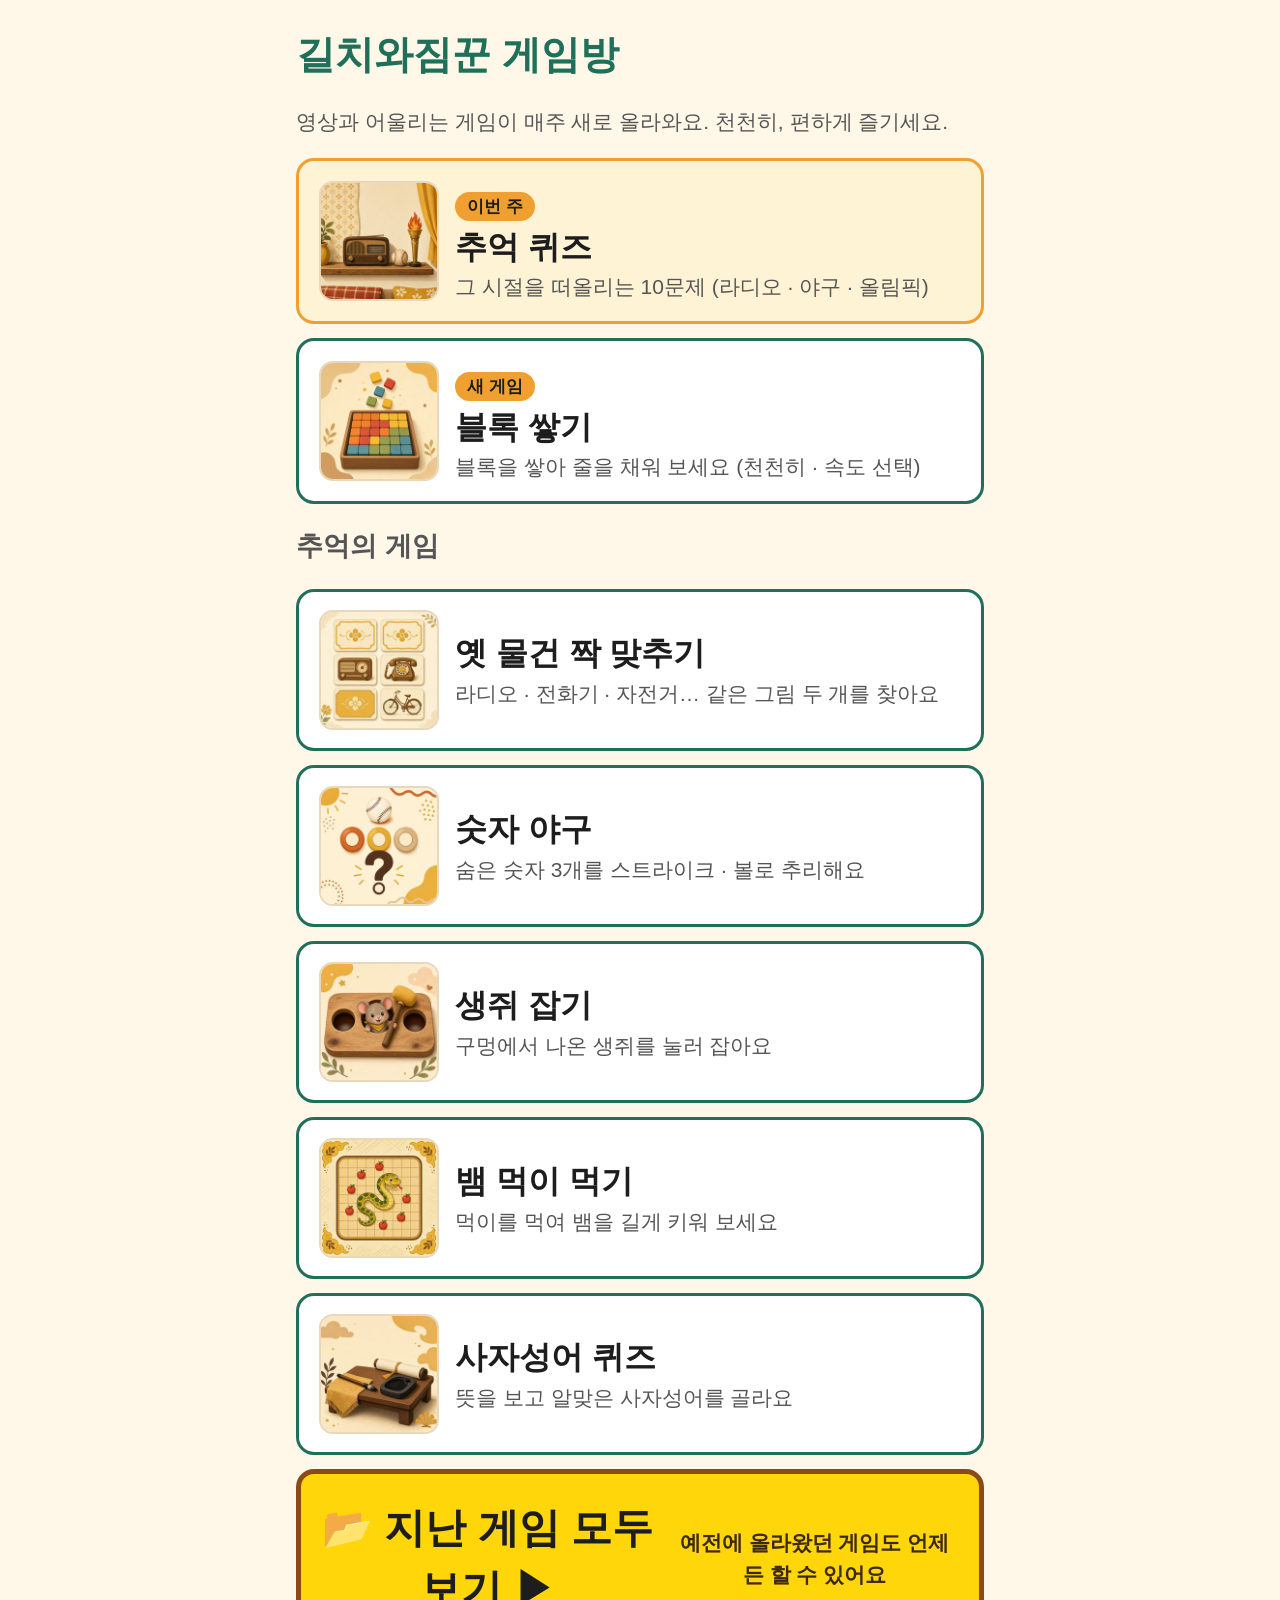
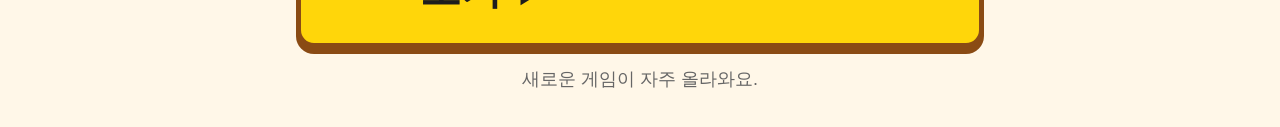
<file: index.html>
<!doctype html>
<html lang="ko"><head><meta charset="utf-8"><meta name="viewport" content="width=device-width, initial-scale=1"><title>길치와짐꾼 게임방</title>
<style>
:root{--bg:#fff7e8;--main:#1f6f5b;--accent:#f0a030;--ink:#1d1d1d;--fs:30px}
*{box-sizing:border-box}body{margin:0;background:var(--bg);color:var(--ink);font-family:"Malgun Gothic","Noto Sans KR",sans-serif;font-size:var(--fs);line-height:1.5}
.wrap{max-width:720px;margin:0 auto;padding:16px}h1{color:var(--main);font-size:1.3em;margin:10px 0}
.card{display:block;background:#fff;border:3px solid var(--main);border-radius:18px;padding:18px 20px;margin:14px 0;text-decoration:none;color:inherit}
.card.now{border-color:var(--accent);background:#fff3d6}.tag{display:inline-block;font-size:.55em;background:var(--accent);color:#1d1d1d;border-radius:20px;padding:2px 12px;font-weight:700}
.t{font-weight:700;font-size:1.05em}.d{font-size:.7em;color:#555}.small{font-size:.6em;color:#666;text-align:center}
.card{display:flex;align-items:center;gap:16px}.card .th{width:120px;height:120px;border-radius:14px;flex:none;object-fit:cover;border:2px solid #e8d7b8}.card .tx{flex:1;min-width:0}
</style></head><body><div class="wrap">
<h1>길치와짐꾼 게임방</h1>
<p class="d">영상과 어울리는 게임이 매주 새로 올라와요. 천천히, 편하게 즐기세요.</p>
<a class="card now" href="w01_memory/index.html"><img class="th" src="w01_memory/thumb.jpg" alt=""><div class="tx"><span class="tag">이번 주</span><div class="t">추억 퀴즈</div><div class="d">그 시절을 떠올리는 10문제 (라디오 · 야구 · 올림픽)</div></div></a>
<a class="card" href="blocks/index.html"><img class="th" src="blocks/thumb.jpg" alt=""><div class="tx"><span class="tag">새 게임</span><div class="t">블록 쌓기</div><div class="d">블록을 쌓아 줄을 채워 보세요 (천천히 · 속도 선택)</div></div></a>
<h2 style="font-size:.9em;color:#555">추억의 게임</h2>
<a class="card" href="match/index.html"><img class="th" src="match/thumb.jpg" alt=""><div class="tx"><div class="t">옛 물건 짝 맞추기</div><div class="d">라디오 · 전화기 · 자전거… 같은 그림 두 개를 찾아요</div></div></a>
<a class="card" href="baseball/index.html"><img class="th" src="baseball/thumb.jpg" alt=""><div class="tx"><div class="t">숫자 야구</div><div class="d">숨은 숫자 3개를 스트라이크 · 볼로 추리해요</div></div></a>
<a class="card" href="mole/index.html"><img class="th" src="mole/thumb.jpg" alt=""><div class="tx"><div class="t">생쥐 잡기</div><div class="d">구멍에서 나온 생쥐를 눌러 잡아요</div></div></a>
<a class="card" href="snake/index.html"><img class="th" src="snake/thumb.jpg" alt=""><div class="tx"><div class="t">뱀 먹이 먹기</div><div class="d">먹이를 먹여 뱀을 길게 키워 보세요</div></div></a>
<a class="card" href="idiom/index.html"><img class="th" src="idiom/thumb.jpg" alt=""><div class="tx"><div class="t">사자성어 퀴즈</div><div class="d">뜻을 보고 알맞은 사자성어를 골라요</div></div></a>
<a class="card" href="archive/index.html" style="text-align:center;background:#ffd60a;border:5px solid #8a4b14;box-shadow:0 6px 0 #8a4b14;padding:24px 20px"><div class="t" style="font-size:1.35em;color:#1d1d1d">📂 지난 게임 모두 보기 ▶</div><div class="d" style="color:#3a2a10;font-weight:700">예전에 올라왔던 게임도 언제든 할 수 있어요</div></a>
<p class="small">새로운 게임이 자주 올라와요.</p>
</div><script data-goatcounter="https://gilchi-game.goatcounter.com/count" async src="//gc.zgo.at/count.js"></script></body></html>
</file>
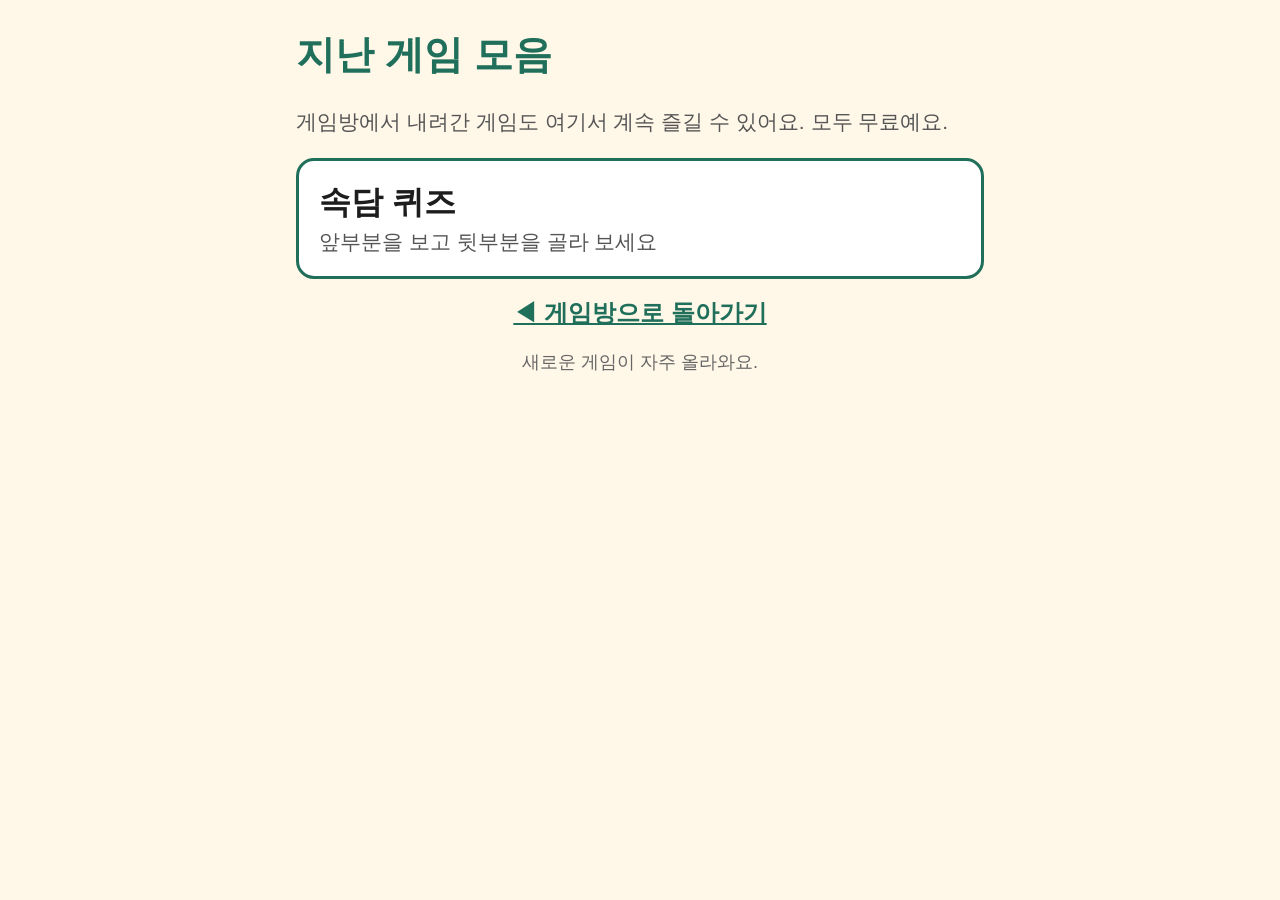
<file: archive/index.html>
<!doctype html>
<html lang="ko"><head><meta charset="utf-8"><meta name="viewport" content="width=device-width, initial-scale=1"><title>길치와짐꾼 지난 게임 모음</title>
<style>
:root{--bg:#fff7e8;--main:#1f6f5b;--accent:#f0a030;--ink:#1d1d1d;--fs:30px}
*{box-sizing:border-box}body{margin:0;background:var(--bg);color:var(--ink);font-family:"Malgun Gothic","Noto Sans KR",sans-serif;font-size:var(--fs);line-height:1.5}
.wrap{max-width:720px;margin:0 auto;padding:16px}h1{color:var(--main);font-size:1.3em;margin:10px 0}
.card{display:block;background:#fff;border:3px solid var(--main);border-radius:18px;padding:18px 20px;margin:14px 0;text-decoration:none;color:inherit}
.t{font-weight:700;font-size:1.05em}.d{font-size:.7em;color:#555}.small{font-size:.6em;color:#666;text-align:center}
.back{display:block;text-align:center;font-weight:700;color:var(--main);margin:16px 0;font-size:.8em}
</style></head><body><div class="wrap">
<h1>지난 게임 모음</h1>
<p class="d">게임방에서 내려간 게임도 여기서 계속 즐길 수 있어요. 모두 무료예요.</p>
<!-- 게임방에서 내린 게임은 아래에 카드로 추가한다(최근 내린 것이 위로) -->
<a class="card" href="../proverb/index.html"><div class="t">속담 퀴즈</div><div class="d">앞부분을 보고 뒷부분을 골라 보세요</div></a>
<a class="back" href="../">◀ 게임방으로 돌아가기</a>
<p class="small">새로운 게임이 자주 올라와요.</p>
</div><script data-goatcounter="https://gilchi-game.goatcounter.com/count" async src="//gc.zgo.at/count.js"></script></body></html>
</file>
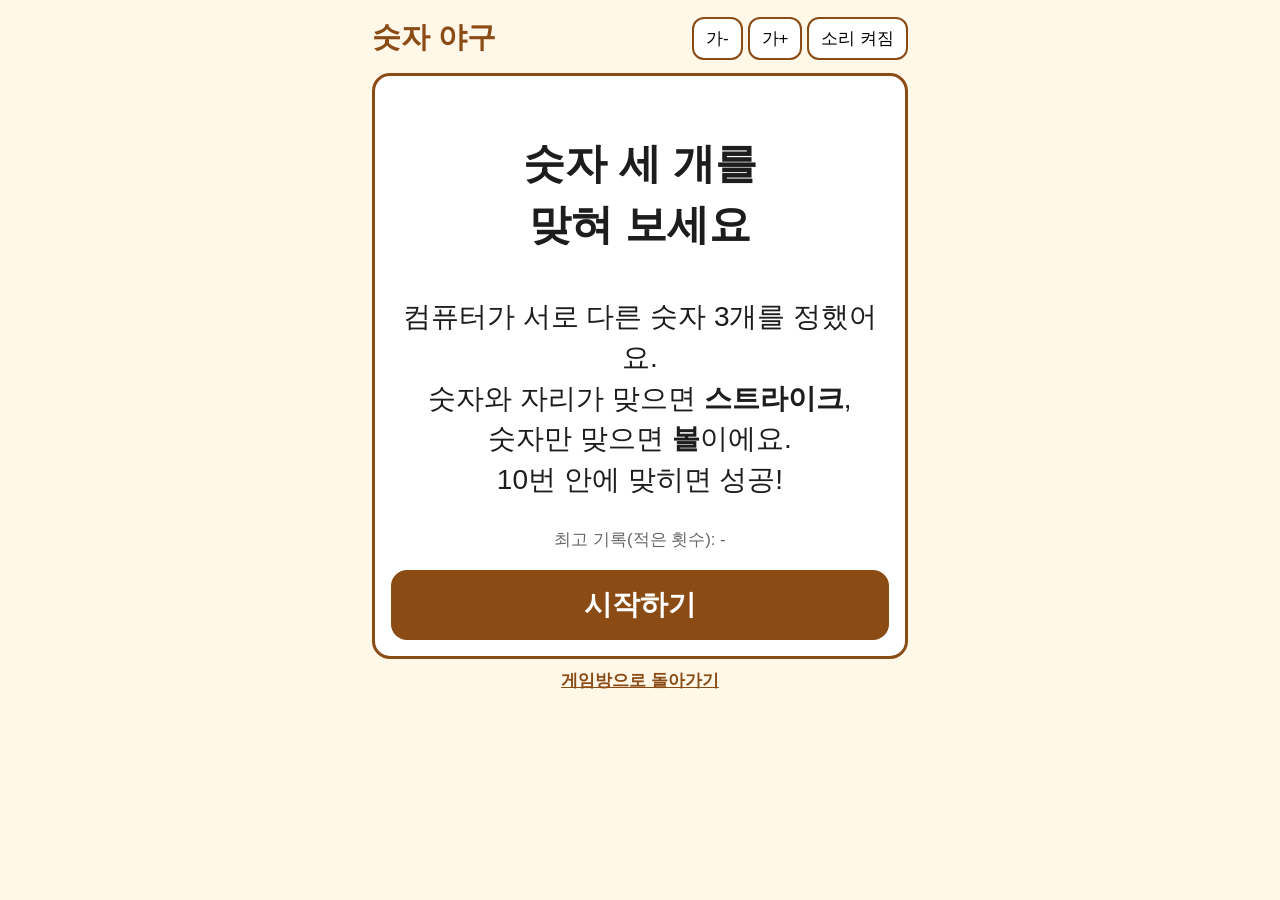
<file: baseball/index.html>
<!doctype html>
<html lang="ko"><head><meta charset="utf-8"><meta name="viewport" content="width=device-width, initial-scale=1, maximum-scale=1, user-scalable=no"><title>길치와짐꾼 숫자 야구</title>
<link rel="stylesheet" href="../common.css"><script src="../common.js"></script>
<style>
.slots{display:flex;gap:10px;justify-content:center;margin:10px 0}
.slot{width:80px;height:90px;border:3px solid var(--main);border-radius:14px;background:#fff;font-size:1.6em;font-weight:700;display:flex;align-items:center;justify-content:center}
.pad{display:grid;grid-template-columns:repeat(5,1fr);gap:8px;margin-top:8px}
.pad button{height:70px;font-size:1em;font-weight:700;border:3px solid var(--main);background:#fff;border-radius:14px;cursor:pointer}
.pad button:active{background:var(--accent)}.pad button:disabled{opacity:.3}
.hist{margin-top:10px;text-align:left;font-size:.8em;max-height:30vh;overflow:auto}
.hist div{padding:6px 10px;border-bottom:1px solid #eadfcc}
.hist b{color:var(--main)}
</style></head><body><div class="wrap">
<script>document.write(tools('숫자 야구'))</script>
<section id="start" class="card"><p class="big">숫자 세 개를<br>맞혀 보세요</p>
<p>컴퓨터가 서로 다른 숫자 3개를 정했어요.<br>숫자와 자리가 맞으면 <b>스트라이크</b>,<br>숫자만 맞으면 <b>볼</b>이에요.<br>10번 안에 맞히면 성공!</p>
<p class="small">최고 기록(적은 횟수): <span id="best0">-</span></p><button class="primary" id="go">시작하기</button></section>
<section id="game" class="hidden"><div style="text-align:center"><span class="pill">도전 <b id="tn">1</b>/10</span></div>
<div class="slots"><div class="slot" id="s0"></div><div class="slot" id="s1"></div><div class="slot" id="s2"></div></div>
<div class="pad" id="pad"></div>
<div class="pad" style="grid-template-columns:1fr 1fr"><button id="del">지우기</button><button id="ok" style="background:var(--main);color:#fff">확인</button></div>
<div class="msg" id="msg" style="display:block;text-align:center">숫자 3개를 눌러 보세요</div>
<div class="hist" id="hist"></div></section>
<section id="end" class="card hidden"><p class="big" id="res"></p><p id="resmsg"></p><button class="primary" id="again">다시 하기</button></section>
<p class="back"><a href="../">게임방으로 돌아가기</a></p></div>
<script>
initTools();
let ans=[],cur=[],tn=1,best=parseInt(load("best_bb","0"))||0,over=false;$("best0").textContent=best||"-";
const pad=$("pad");for(let i=0;i<10;i++){const b=document.createElement("button");b.textContent=i;b.dataset.n=i;b.onclick=()=>{if(over||cur.length>=3||cur.includes(i))return;cur.push(i);sfx("click");draw()};pad.appendChild(b)}
function draw(){for(let i=0;i<3;i++)$("s"+i).textContent=cur[i]!==undefined?cur[i]:"";pad.querySelectorAll("button").forEach(b=>b.disabled=cur.includes(+b.dataset.n))}
function begin(){ans=shuffle([0,1,2,3,4,5,6,7,8,9]).slice(0,3);cur=[];tn=1;over=false;$("tn").textContent=1;$("hist").innerHTML="";$("msg").textContent="숫자 3개를 눌러 보세요";draw();
 $("start").classList.add("hidden");$("end").classList.add("hidden");$("game").classList.remove("hidden");sfx("start")}
$("del").onclick=()=>{if(over)return;cur.pop();sfx("click");draw()};
$("ok").onclick=()=>{if(over)return;if(cur.length<3){$("msg").textContent="숫자 3개를 모두 골라 주세요";sfx("bad");return}
 let s=0,b=0;cur.forEach((d,i)=>{if(d===ans[i])s++;else if(ans.includes(d))b++});
 const r=s===0&&b===0?"아웃":(s?s+"스트라이크 ":"")+(b?b+"볼":"");
 $("hist").insertAdjacentHTML("afterbegin","<div><b>"+tn+"번째</b>  "+cur.join(" ")+"  →  "+r+"</div>");
 if(s===3){over=true;sfx("win");setTimeout(()=>finish(true),700);return}
 sfx(s?"pair":"click");$("msg").textContent=r;cur=[];draw();tn++;
 if(tn>10){over=true;sfx("bad");setTimeout(()=>finish(false),700);return}$("tn").textContent=tn};
function finish(w){$("game").classList.add("hidden");$("end").classList.remove("hidden");
 if(w){const t=tn;$("res").textContent=t+"번 만에 맞히셨어요!";$("resmsg").textContent=t<=5?"대단한 추리력이에요!":"아주 잘하셨어요.";if(!best||t<best){best=t;save("best_bb",best);$("best0").textContent=best}}
 else{$("res").textContent="아쉬워요";$("resmsg").textContent="정답은 "+ans.join(" ")+" 였어요. 다시 해 볼까요?"}}
$("go").onclick=begin;$("again").onclick=begin;
</script><script data-goatcounter="https://gilchi-game.goatcounter.com/count" async src="//gc.zgo.at/count.js"></script></body></html>
</file>
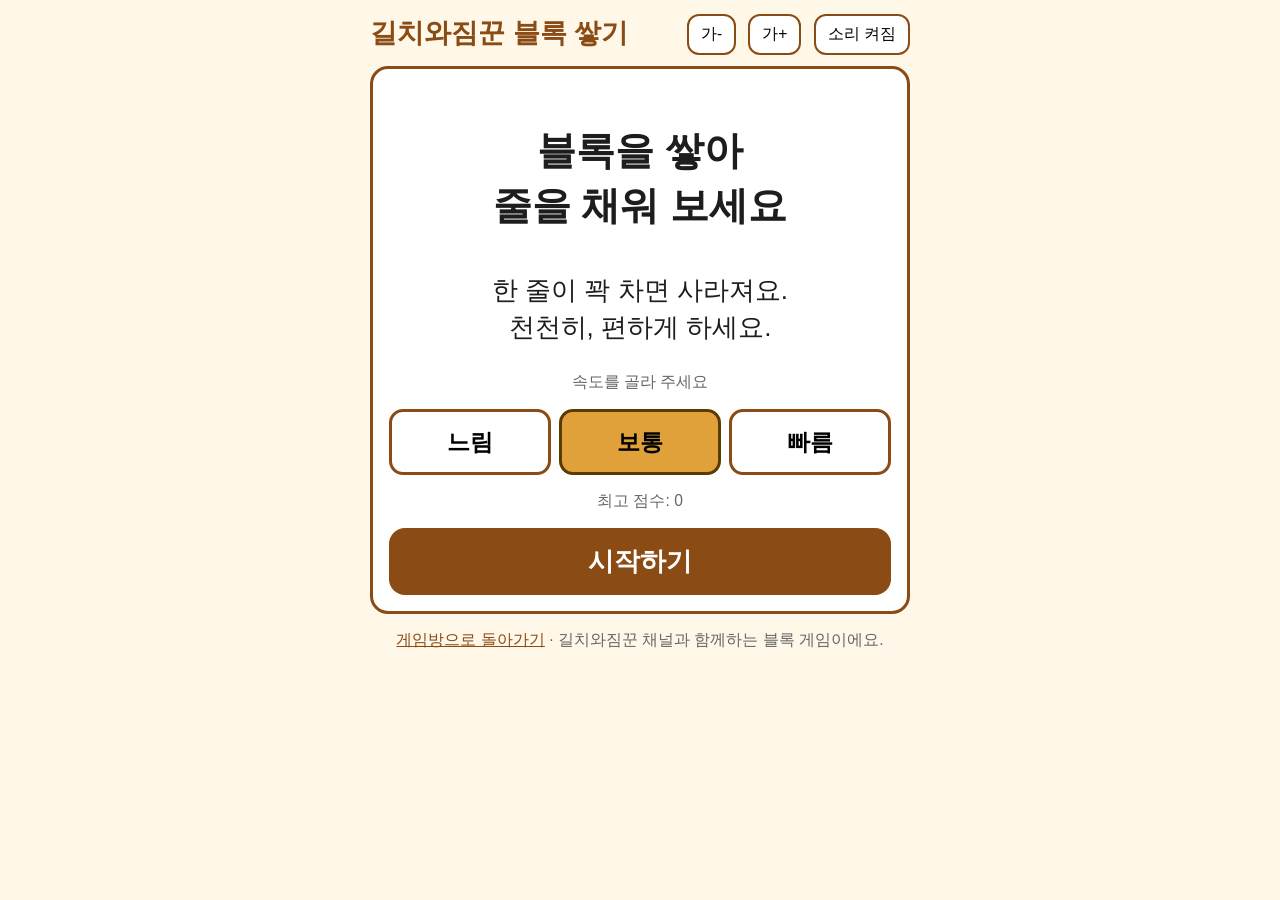
<file: blocks/index.html>
<!doctype html>
<html lang="ko">
<head>
<meta charset="utf-8">
<meta name="viewport" content="width=device-width, initial-scale=1, maximum-scale=1, user-scalable=no">
<title>길치와짐꾼 블록 쌓기</title>
<style>
  :root{--bg:#fff7e8;--ink:#1d1d1d;--main:#8a4b14;--accent:#e0a03a;--fs:26px}
  *{box-sizing:border-box;-webkit-tap-highlight-color:transparent;touch-action:manipulation}
  body{margin:0;background:var(--bg);color:var(--ink);font-family:"Malgun Gothic","Noto Sans KR",sans-serif;font-size:var(--fs);line-height:1.4;user-select:none}
  .wrap{max-width:560px;margin:0 auto;padding:10px}
  header{display:flex;justify-content:space-between;align-items:center;gap:8px;flex-wrap:wrap}
  h1{font-size:1.05em;margin:4px 0;color:var(--main)}
  .tools button{font-size:.6em;padding:8px 12px;margin-left:5px;border:2px solid var(--main);background:#fff;border-radius:12px;cursor:pointer}
  .card{background:#fff;border:3px solid var(--main);border-radius:18px;padding:16px;margin:10px 0;text-align:center}
  .big{font-size:1.5em;font-weight:700}.small{font-size:.6em;color:#666}.hidden{display:none!important}
  .primary{display:block;width:100%;font-size:1em;padding:16px;margin-top:12px;border:0;border-radius:16px;background:var(--main);color:#fff;font-weight:700;cursor:pointer;min-height:64px}
  .speeds{display:flex;gap:8px;margin-top:10px}
  .speeds button{flex:1;font-size:.9em;padding:14px 4px;border:3px solid var(--main);background:#fff;border-radius:14px;font-weight:700;cursor:pointer}
  .speeds button.on{background:var(--accent);border-color:#5a3a00}
  .stage{display:flex;gap:10px;justify-content:center;align-items:flex-start}
  #board{background:#2a1f16;border:4px solid var(--main);border-radius:10px;width:min(58vw,300px);height:auto;aspect-ratio:1/2}
  .side{width:min(30vw,150px);font-size:.62em;text-align:center}
  .side .box{background:#fff;border:3px solid var(--main);border-radius:12px;padding:6px;margin-bottom:8px}
  .side b{display:block;font-size:1.5em;color:var(--main)}
  #next{width:100%;height:auto;aspect-ratio:1/1;background:#2a1f16;border-radius:8px}
  .pad{display:grid;grid-template-columns:repeat(4,1fr);gap:8px;margin-top:10px}
  .pad button{font-size:.8em;font-weight:700;padding:0;height:78px;border:3px solid var(--main);background:#fff;border-radius:16px;cursor:pointer;color:var(--ink)}
  .pad button:active{background:var(--accent)}
  .pad .wide{grid-column:span 2}
  .row2{display:grid;grid-template-columns:1fr 1fr;gap:8px;margin-top:8px}
  .row2 button{font-size:.7em;height:56px;border:3px solid var(--main);background:#fff;border-radius:14px;cursor:pointer;font-weight:700}
  .over{position:relative}
  .msg{margin-top:8px;font-size:.7em;color:#555;text-align:center}
</style>
</head>
<body>
<div class="wrap">
  <header>
    <h1>길치와짐꾼 블록 쌓기</h1>
    <div class="tools">
      <button id="fm" aria-label="글자 작게">가-</button>
      <button id="fp" aria-label="글자 크게">가+</button>
      <button id="snd" aria-label="소리">소리 켜짐</button>
    </div>
  </header>

  <section id="start" class="card">
    <p class="big">블록을 쌓아<br>줄을 채워 보세요</p>
    <p>한 줄이 꽉 차면 사라져요.<br>천천히, 편하게 하세요.</p>
    <p class="small">속도를 골라 주세요</p>
    <div class="speeds">
      <button data-s="1100">느림</button>
      <button data-s="800" class="on">보통</button>
      <button data-s="550">빠름</button>
    </div>
    <p class="small">최고 점수: <span id="best0">0</span></p>
    <button class="primary" id="go">시작하기</button>
  </section>

  <section id="game" class="hidden">
    <div class="stage">
      <canvas id="board" width="300" height="600"></canvas>
      <div class="side">
        <div class="box">점수<b id="score">0</b></div>
        <div class="box">지운 줄<b id="lines">0</b></div>
        <div class="box">최고<b id="best">0</b></div>
        <div class="box">다음<canvas id="next" width="120" height="120"></canvas></div>
      </div>
    </div>
    <div class="pad">
      <button id="bl" aria-label="왼쪽">왼쪽</button>
      <button id="br" aria-label="오른쪽">오른쪽</button>
      <button id="bd" aria-label="내리기">내리기</button>
      <button id="bu" aria-label="돌리기">돌리기</button>
    </div>
    <div class="row2">
      <button id="bdrop">바로 내리기</button>
      <button id="bpause">잠깐 쉬기</button>
    </div>
    <p class="msg">키보드: 방향키, 위쪽=돌리기, 스페이스=바로 내리기, P=쉬기</p>
  </section>

  <section id="end" class="card hidden">
    <p class="big" id="res"></p>
    <p id="resmsg"></p>
    <button class="primary" id="again">다시 하기</button>
  </section>

  <p id="donate" class="small center hidden" style="text-align:center">마음에 드셨다면 <a id="donateLink" href="#" target="_blank" rel="noopener" style="color:#8a4b14;font-weight:700">응원하기(선택)</a> &nbsp;·&nbsp; 게임은 계속 무료예요.</p>
  <p class="small" style="text-align:center"><a href="../" style="color:#8a4b14">게임방으로 돌아가기</a> · 길치와짐꾼 채널과 함께하는 블록 게임이에요.</p>
</div>

<script>
const $=id=>document.getElementById(id);
const DONATE_URL="";
if(DONATE_URL){$("donateLink").href=DONATE_URL;$("donate").classList.remove("hidden")}
function load(k,d){try{return localStorage.getItem(k)??d}catch(e){return d}}
function save(k,v){try{localStorage.setItem(k,v)}catch(e){}}
let fs=parseInt(load("fs_b","26"));document.documentElement.style.setProperty("--fs",fs+"px");
function setFs(d){fs=Math.min(36,Math.max(20,fs+d));document.documentElement.style.setProperty("--fs",fs+"px");save("fs_b",fs)}
$("fm").onclick=()=>setFs(-3);$("fp").onclick=()=>setFs(3);

/* 소리 */
let sound=load("snd_b","1")==="1",AC=null,MG=null;
$("snd").textContent=sound?"소리 켜짐":"소리 꺼짐";
function tone(f,t0,d,type,vol){try{if(!AC){AC=new (window.AudioContext||window.webkitAudioContext)();const c=AC.createDynamicsCompressor();c.threshold.value=-10;c.ratio.value=8;const m=AC.createGain();m.gain.value=1.6;c.connect(m);m.connect(AC.destination);MG=c}if(AC.state==="suspended")AC.resume();const o=AC.createOscillator(),g=AC.createGain();o.type=type||"sine";o.frequency.value=f;o.connect(g);g.connect(MG);const s=AC.currentTime+t0;g.gain.setValueAtTime(0.0001,s);g.gain.exponentialRampToValueAtTime(vol||0.4,s+0.015);g.gain.exponentialRampToValueAtTime(0.0001,s+d);o.start(s);o.stop(s+d+0.05)}catch(e){}}
function bell(f,t0,d,v){tone(f,t0,d,"sine",v);tone(f*2,t0,d*.7,"sine",v*.4);tone(f*3,t0,d*.4,"sine",v*.15)}
function sfx(k){if(!sound)return;
  if(k==="move")tone(500,0,.05,"square",.08);
  else if(k==="rot")tone(760,0,.07,"square",.1);
  else if(k==="lock")tone(180,0,.12,"triangle",.4);
  else if(k==="line1"){bell(1319,0,.4,.5);bell(1568,.2,.6,.5)}
  else if(k==="line"){bell(1319,0,.5,.5);bell(1047,.3,.5,.5);bell(1568,.6,.9,.55)}
  else if(k==="over"){tone(150,0,.7,"sawtooth",.45);tone(158,0,.7,"square",.25)}
  else if(k==="start"){bell(523,0,.3,.45);bell(659,.14,.3,.45);bell(784,.28,.6,.5)}}
$("snd").onclick=()=>{sound=!sound;save("snd_b",sound?"1":"0");$("snd").textContent=sound?"소리 켜짐":"소리 꺼짐";sfx("line1")};

/* 게임 */
const COLS=10,ROWS=20,CS=30;
const SH={I:[[0,1],[1,1],[2,1],[3,1]],O:[[1,0],[2,0],[1,1],[2,1]],T:[[1,0],[0,1],[1,1],[2,1]],S:[[1,0],[2,0],[0,1],[1,1]],Z:[[0,0],[1,0],[1,1],[2,1]],J:[[0,0],[0,1],[1,1],[2,1]],L:[[2,0],[0,1],[1,1],[2,1]]};
const COL={I:"#4fc3d9",O:"#f2c94c",T:"#a77bd6",S:"#6fcf7a",Z:"#eb6b6b",J:"#5b8fe8",L:"#f2994a"};
const KEYS=Object.keys(SH);
const cv=$("board"),cx=cv.getContext("2d"),nv=$("next"),nx=nv.getContext("2d");
let grid,cur,nxt,score,lines,best=parseInt(load("best_b","0"))||0,speed=800,timer=null,running=false,paused=false,bag=[];
$("best0").textContent=best;$("best").textContent=best;
function rnd(){if(!bag.length){bag=KEYS.slice();for(let i=bag.length-1;i>0;i--){const j=Math.floor(Math.random()*(i+1));[bag[i],bag[j]]=[bag[j],bag[i]]}}return bag.pop()}
function mk(t){return{t:t,c:SH[t].map(p=>p.slice()),x:3,y:0}}
function rot(c,t){if(t==="O")return c.map(p=>p.slice());const n=t==="I"?4:3;return c.map(p=>[n-1-p[1],p[0]])}
function ok(c,x,y){return c.every(p=>{const a=x+p[0],b=y+p[1];return a>=0&&a<COLS&&b<ROWS&&(b<0||!grid[b][a])})}
function spawn(){cur=nxt||mk(rnd());cur.x=3;cur.y=0;nxt=mk(rnd());drawNext();if(!ok(cur.c,cur.x,cur.y)){over()}}
function lock(){cur.c.forEach(p=>{const a=cur.x+p[0],b=cur.y+p[1];if(b>=0)grid[b][a]=cur.t});
  let n=0;for(let r=ROWS-1;r>=0;){if(grid[r].every(v=>v)){grid.splice(r,1);grid.unshift(Array(COLS).fill(null));n++}else r--}
  if(n){lines+=n;score+=[0,100,300,500,800][n];sfx(n>=2?"line":"line1")}else sfx("lock");
  upd();spawn()}
function upd(){$("score").textContent=score;$("lines").textContent=lines;if(score>best){best=score;save("best_b",best);$("best").textContent=best}}
function step(){if(!running||paused)return;if(ok(cur.c,cur.x,cur.y+1)){cur.y++}else{lock()}draw()}
function mv(dx){if(!running||paused)return;if(ok(cur.c,cur.x+dx,cur.y)){cur.x+=dx;sfx("move");draw()}}
function down(){if(!running||paused)return;if(ok(cur.c,cur.x,cur.y+1)){cur.y++;score+=1;upd();draw()}else{lock();draw()}}
function turn(){if(!running||paused)return;const r=rot(cur.c,cur.t);for(const k of [0,-1,1,-2,2]){if(ok(r,cur.x+k,cur.y)){cur.c=r;cur.x+=k;sfx("rot");draw();return}}}
function drop(){if(!running||paused)return;let n=0;while(ok(cur.c,cur.x,cur.y+1)){cur.y++;n++}score+=n*2;lock();draw()}
function cell(c,x,y,col,s){c.fillStyle=col;c.fillRect(x*s+1,y*s+1,s-2,s-2);c.fillStyle="rgba(255,255,255,.28)";c.fillRect(x*s+1,y*s+1,s-2,5)}
function draw(){cx.clearRect(0,0,300,600);cx.fillStyle="#2a1f16";cx.fillRect(0,0,300,600);
  cx.strokeStyle="rgba(255,255,255,.07)";for(let i=1;i<COLS;i++){cx.beginPath();cx.moveTo(i*CS,0);cx.lineTo(i*CS,600);cx.stroke()}for(let j=1;j<ROWS;j++){cx.beginPath();cx.moveTo(0,j*CS);cx.lineTo(300,j*CS);cx.stroke()}
  for(let r=0;r<ROWS;r++)for(let c=0;c<COLS;c++)if(grid[r][c])cell(cx,c,r,COL[grid[r][c]],CS);
  if(cur){let gy=cur.y;while(ok(cur.c,cur.x,gy+1))gy++;cx.globalAlpha=.25;cur.c.forEach(p=>cell(cx,cur.x+p[0],gy+p[1],COL[cur.t],CS));cx.globalAlpha=1;
    cur.c.forEach(p=>{if(cur.y+p[1]>=0)cell(cx,cur.x+p[0],cur.y+p[1],COL[cur.t],CS)})}}
function drawNext(){nx.clearRect(0,0,120,120);nx.fillStyle="#2a1f16";nx.fillRect(0,0,120,120);const xs=nxt.c.map(p=>p[0]),ys=nxt.c.map(p=>p[1]);const w=Math.max(...xs)-Math.min(...xs)+1,h=Math.max(...ys)-Math.min(...ys)+1;const s=24;const ox=(120-w*s)/2/s-Math.min(...xs),oy=(120-h*s)/2/s-Math.min(...ys);nxt.c.forEach(p=>cell(nx,p[0]+ox,p[1]+oy,COL[nxt.t],s))}
function begin(){grid=Array.from({length:ROWS},()=>Array(COLS).fill(null));score=0;lines=0;bag=[];nxt=null;paused=false;running=true;$("bpause").textContent="잠깐 쉬기";upd();spawn();draw();clearInterval(timer);timer=setInterval(step,speed);
  $("start").classList.add("hidden");$("end").classList.add("hidden");$("game").classList.remove("hidden");sfx("start")}
function over(){running=false;clearInterval(timer);sfx("over");$("game").classList.add("hidden");$("end").classList.remove("hidden");
  $("res").textContent="점수 "+score+"점";$("resmsg").textContent="지운 줄 "+lines+"줄. "+(score>0&&score>=best?"최고 기록이에요! 대단하세요.":"잘하셨어요. 한 번 더 해 볼까요?");$("best0").textContent=best}
$("go").onclick=begin;$("again").onclick=begin;
document.querySelectorAll(".speeds button").forEach(b=>b.onclick=()=>{document.querySelectorAll(".speeds button").forEach(x=>x.classList.remove("on"));b.classList.add("on");speed=parseInt(b.dataset.s)});
$("bpause").onclick=()=>{if(!running)return;paused=!paused;$("bpause").textContent=paused?"계속하기":"잠깐 쉬기"};
$("bdrop").onclick=drop;

/* 터치 버튼: 누르고 있으면 반복 */
function hold(id,fn,rep){const b=$(id);let t=null,s=null;const stop=()=>{clearTimeout(s);clearInterval(t);t=null};
  const go=e=>{e.preventDefault();fn();if(rep){s=setTimeout(()=>{t=setInterval(fn,rep)},320)}};
  b.addEventListener("touchstart",go,{passive:false});b.addEventListener("mousedown",go);
  ["touchend","touchcancel","mouseup","mouseleave"].forEach(ev=>b.addEventListener(ev,stop))}
hold("bl",()=>mv(-1),130);hold("br",()=>mv(1),130);hold("bd",down,90);hold("bu",turn,0);
document.addEventListener("keydown",e=>{if(!running)return;const k=e.key;
  if(k==="ArrowLeft"){e.preventDefault();mv(-1)}else if(k==="ArrowRight"){e.preventDefault();mv(1)}else if(k==="ArrowDown"){e.preventDefault();down()}else if(k==="ArrowUp"){e.preventDefault();turn()}else if(k===" "){e.preventDefault();drop()}else if(k==="p"||k==="P"){$("bpause").click()}});
document.addEventListener("visibilitychange",()=>{if(document.hidden&&running&&!paused){paused=true;$("bpause").textContent="계속하기"}});
</script>
<script data-goatcounter="https://gilchi-game.goatcounter.com/count" async src="//gc.zgo.at/count.js"></script></body>
</html>
</file>
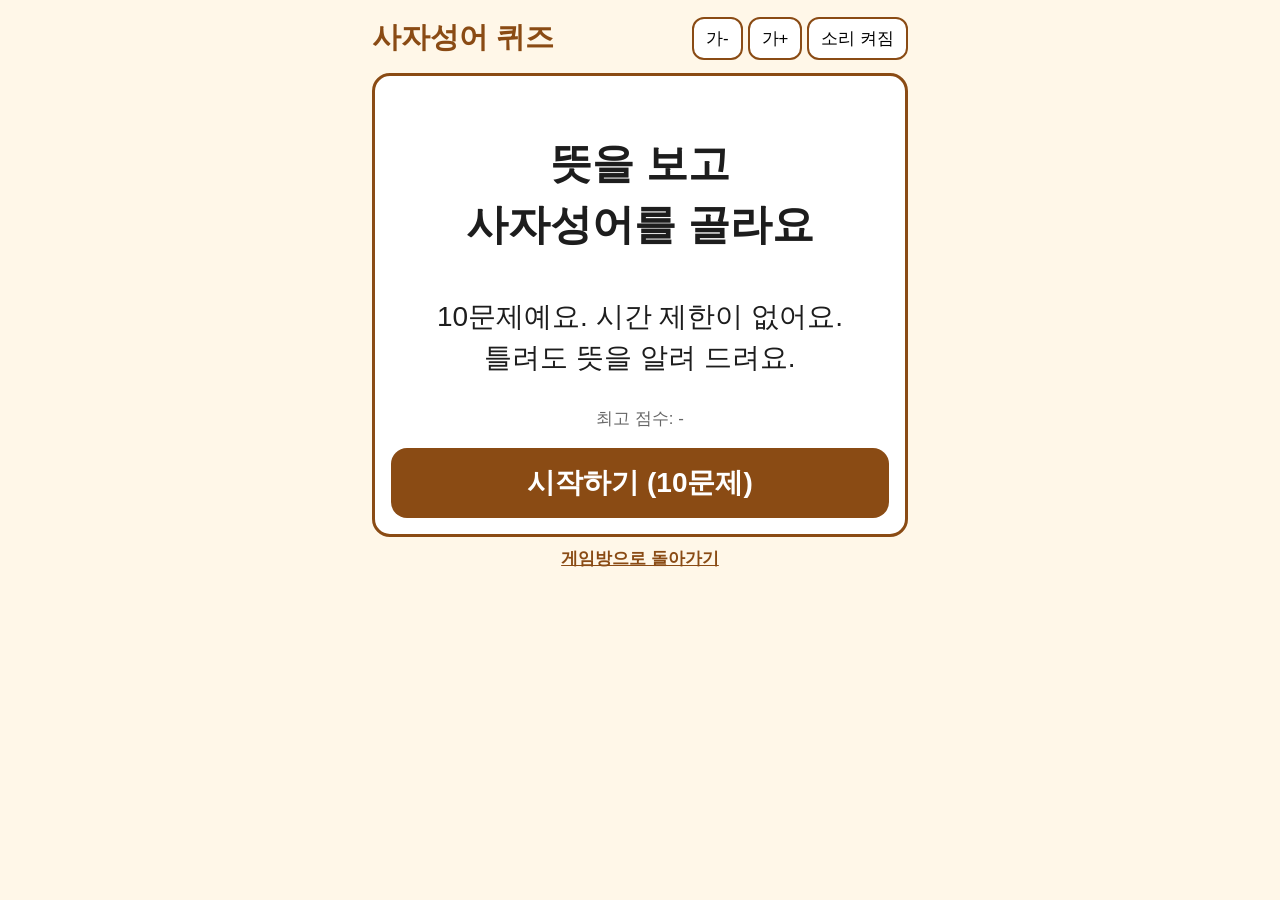
<file: idiom/index.html>
<!doctype html>
<html lang="ko"><head><meta charset="utf-8"><meta name="viewport" content="width=device-width, initial-scale=1, maximum-scale=1, user-scalable=no"><title>길치와짐꾼 사자성어 퀴즈</title>
<link rel="stylesheet" href="../common.css"><script src="../common.js"></script></head><body><div class="wrap">
<script>document.write(tools('사자성어 퀴즈'))</script>
<section id="start" class="card"><p class="big">뜻을 보고<br>사자성어를 골라요</p><p>10문제예요. 시간 제한이 없어요.<br>틀려도 뜻을 알려 드려요.</p><p class="small">최고 점수: <span id="best0">-</span></p><button class="primary" id="go">시작하기 (10문제)</button></section>
<section id="play" class="card hidden" style="text-align:left"><div class="small"><span id="no"></span> &nbsp;|&nbsp; 맞힌 개수 <span id="sc">0</span></div><div style="font-size:1.1em;font-weight:700;margin:10px 0 12px" id="q"></div><div id="opts"></div><div class="msg" id="msg"></div><button class="primary hidden" id="next">다음 문제</button></section>
<section id="end" class="card hidden"><p class="big" id="res"></p><p id="resmsg"></p><button class="primary" id="again">다시 하기</button></section>
<p class="back"><a href="../">게임방으로 돌아가기</a></p></div>
<script>
initTools();
/* [성어, 한자, 뜻] — 널리 쓰이는 표준 뜻풀이 */
const D=[["일석이조","一石二鳥","한 가지 일로 두 가지 이익을 얻음"],["우공이산","愚公移山","꾸준히 노력하면 어려운 일도 이룸"],["새옹지마","塞翁之馬","인생의 좋고 나쁨은 예측하기 어려움"],["고진감래","苦盡甘來","고생 끝에 즐거움이 옴"],["호사다마","好事多魔","좋은 일에는 방해되는 일이 많음"],["동고동락","同苦同樂","괴로움과 즐거움을 함께함"],["설상가상","雪上加霜","불행한 일이 겹쳐서 일어남"],["금상첨화","錦上添花","좋은 일 위에 또 좋은 일이 더해짐"],["칠전팔기","七顚八起","여러 번 실패해도 포기하지 않고 일어섬"],["각골난망","刻骨難忘","은혜를 뼈에 새겨 잊지 않음"],["죽마고우","竹馬故友","어릴 때부터 함께 놀며 자란 친구"],["유비무환","有備無患","미리 준비해 두면 걱정할 일이 없음"],["십시일반","十匙一飯","여럿이 조금씩 힘을 모으면 한 사람을 도울 수 있음"],["대기만성","大器晩成","큰 인물은 늦게 이루어짐"],["자업자득","自業自得","자기가 한 일의 결과를 자기가 받음"],["아전인수","我田引水","자기에게 이롭게만 생각하고 행동함"],["학수고대","鶴首苦待","몹시 애타게 기다림"],["천고마비","天高馬肥","하늘은 높고 말이 살찌는 맑은 가을"],["전화위복","轉禍爲福","재앙이 바뀌어 오히려 복이 됨"],["백문불여일견","百聞不如一見","백 번 듣는 것보다 한 번 보는 것이 나음"]];
let order=[],idx=0,score=0,locked=false,best=parseInt(load("best_idiom","0"))||0;$("best0").textContent=best||"-";
function begin(){order=shuffle([...D.keys()]).slice(0,10);idx=0;score=0;$("sc").textContent=0;$("start").classList.add("hidden");$("end").classList.add("hidden");$("play").classList.remove("hidden");sfx("start");show()}
function show(){locked=false;const d=D[order[idx]];$("no").textContent=(idx+1)+" / 10 문제";$("q").textContent="「"+d[2]+"」은(는) 어떤 말일까요?";
 const wr=shuffle(D.filter(x=>x!==d)).slice(0,2),opts=shuffle([d].concat(wr));$("opts").innerHTML="";
 opts.forEach(o=>{const b=document.createElement("button");b.className="opt";b.textContent=o[0]+" ("+o[1]+")";b.onclick=()=>pick(b,o===d,d);$("opts").appendChild(b)});$("msg").style.display="none";$("next").classList.add("hidden")}
function pick(b,ok,d){if(locked)return;locked=true;[...document.querySelectorAll(".opt")].forEach(x=>{if(x.textContent.startsWith(d[0]))x.classList.add("ok")});
 if(ok){score++;$("sc").textContent=score;$("msg").textContent="정답이에요! "+d[0]+": "+d[2]}else{b.classList.add("bad");$("msg").textContent="아쉬워요. 정답은 「"+d[0]+"」예요. "+d[2]}
 $("msg").style.display="block";sfx(ok?"ok":"bad");$("next").textContent=idx<9?"다음 문제":"결과 보기";$("next").classList.remove("hidden")}
$("next").onclick=()=>{sfx("click");if(idx<9){idx++;show()}else{$("play").classList.add("hidden");$("end").classList.remove("hidden");$("res").textContent="10문제 중 "+score+"개 맞히셨어요!";
 $("resmsg").textContent=score>=9?"한자 박사님이시네요!":score>=6?"아주 잘하셨어요.":"좋은 시작이에요. 다시 하면 더 잘하실 거예요.";sfx(score===10?"win":score>=6?"fin":"bad");if(score>best){best=score;save("best_idiom",best);$("best0").textContent=best}}};
$("go").onclick=begin;$("again").onclick=begin;
</script><script data-goatcounter="https://gilchi-game.goatcounter.com/count" async src="//gc.zgo.at/count.js"></script></body></html>
</file>
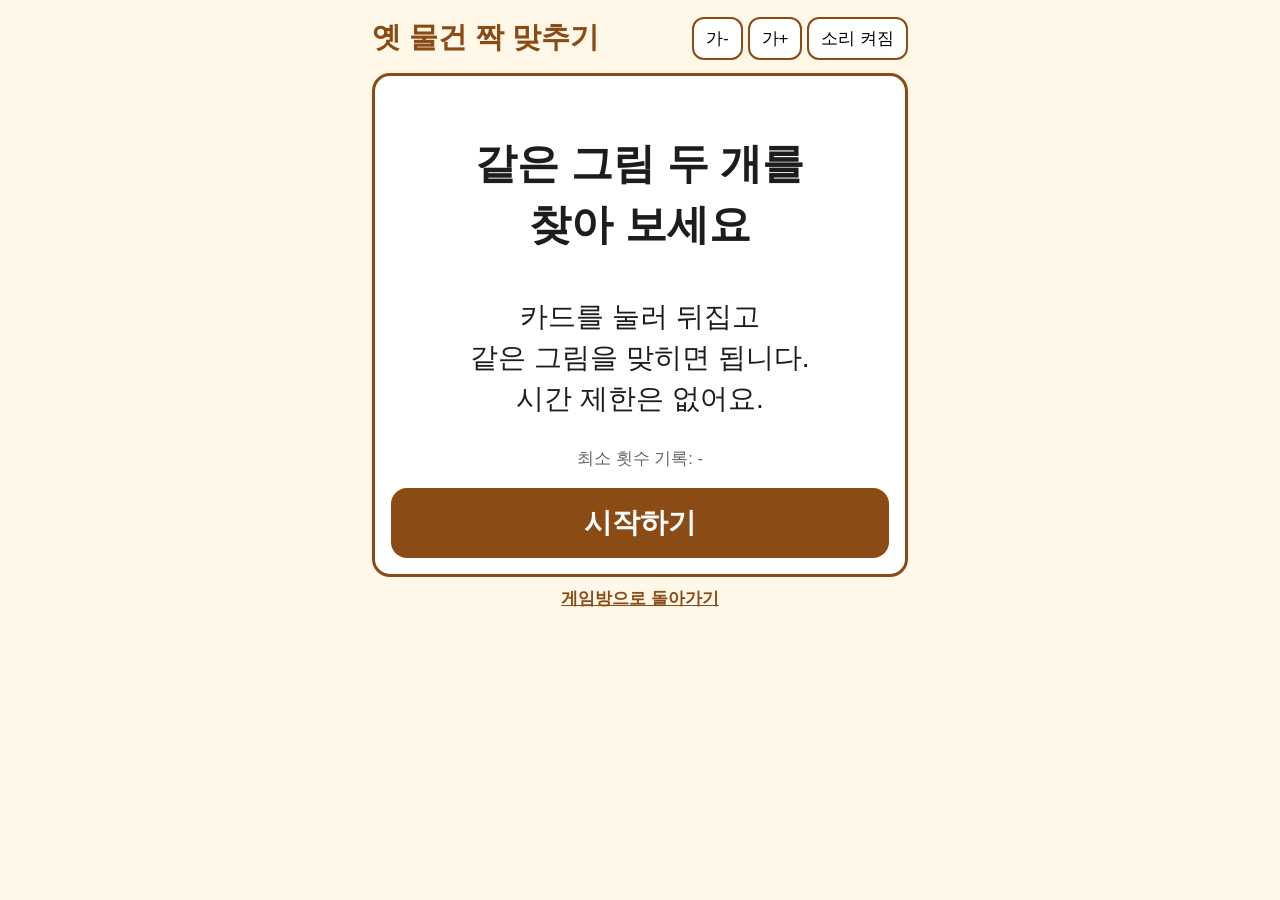
<file: match/index.html>
<!doctype html>
<html lang="ko"><head><meta charset="utf-8"><meta name="viewport" content="width=device-width, initial-scale=1, maximum-scale=1, user-scalable=no"><title>길치와짐꾼 옛 물건 짝 맞추기</title>
<link rel="stylesheet" href="../common.css"><script src="../common.js"></script>
<style>
.grid{display:grid;grid-template-columns:repeat(4,1fr);gap:8px;margin-top:10px}
.cd{aspect-ratio:1/1;border:3px solid var(--main);border-radius:16px;background:var(--accent);font-size:2.2em;display:flex;align-items:center;justify-content:center;cursor:pointer;color:transparent;font-weight:700}
.cd.up{background:#fff;color:var(--ink)}.cd.done{background:#dff3e4;border-color:var(--ok);color:var(--ink)}
.cd .lb{position:absolute}
.cap{font-size:.3em;display:block;color:#444}
.cdv{text-align:center;line-height:1.1}
</style></head><body><div class="wrap">
<script>document.write(tools('옛 물건 짝 맞추기'))</script>
<section id="start" class="card"><p class="big">같은 그림 두 개를<br>찾아 보세요</p><p>카드를 눌러 뒤집고<br>같은 그림을 맞히면 됩니다.<br>시간 제한은 없어요.</p><p class="small">최소 횟수 기록: <span id="best0">-</span></p><button class="primary" id="go">시작하기</button></section>
<section id="game" class="hidden"><div style="text-align:center"><span class="pill">뒤집은 횟수 <b id="tries">0</b></span><span class="pill">찾은 짝 <b id="found">0</b>/8</span></div><div class="grid" id="grid"></div></section>
<section id="end" class="card hidden"><p class="big" id="res"></p><p id="resmsg"></p><button class="primary" id="again">다시 하기</button></section>
<p class="back"><a href="../">게임방으로 돌아가기</a></p></div>
<script>
initTools();
const ITEMS=[["📻","라디오"],["📺","텔레비전"],["☎️","전화기"],["🚲","자전거"],["⏰","시계"],["📷","사진기"],["☂️","우산"],["🏮","등불"]];
let cards=[],open=[],tries=0,found=0,lock=false,best=parseInt(load("best_match","0"))||0;
$("best0").textContent=best||"-";
function begin(){cards=shuffle(ITEMS.concat(ITEMS));open=[];tries=0;found=0;lock=false;$("tries").textContent=0;$("found").textContent=0;
 $("grid").innerHTML="";cards.forEach((c,i)=>{const d=document.createElement("div");d.className="cd";d.innerHTML='<div class="cdv">'+c[0]+'<span class="cap">'+c[1]+'</span></div>';d.onclick=()=>flip(i,d);$("grid").appendChild(d)});
 $("start").classList.add("hidden");$("end").classList.add("hidden");$("game").classList.remove("hidden");sfx("start")}
function flip(i,d){if(lock||d.classList.contains("up")||d.classList.contains("done"))return;d.classList.add("up");sfx("flip");open.push([i,d]);
 if(open.length===2){tries++;$("tries").textContent=tries;const [a,b]=open;
  if(cards[a[0]][0]===cards[b[0]][0]){a[1].classList.replace("up","done");b[1].classList.replace("up","done");open=[];found++;$("found").textContent=found;sfx("pair");if(found===8)setTimeout(finish,700)}
  else{lock=true;setTimeout(()=>{a[1].classList.remove("up");b[1].classList.remove("up");open=[];lock=false},900)}}}
function finish(){$("game").classList.add("hidden");$("end").classList.remove("hidden");$("res").textContent="모두 찾으셨어요!";
 $("resmsg").textContent="뒤집은 횟수 "+tries+"번"+(tries<=14?". 기억력이 대단하세요!":tries<=22?". 아주 잘하셨어요.":". 천천히 해도 괜찮아요.");
 sfx(tries<=22?"win":"fin");if(!best||tries<best){best=tries;save("best_match",best);$("best0").textContent=best}}
$("go").onclick=begin;$("again").onclick=begin;
</script><script data-goatcounter="https://gilchi-game.goatcounter.com/count" async src="//gc.zgo.at/count.js"></script></body></html>
</file>
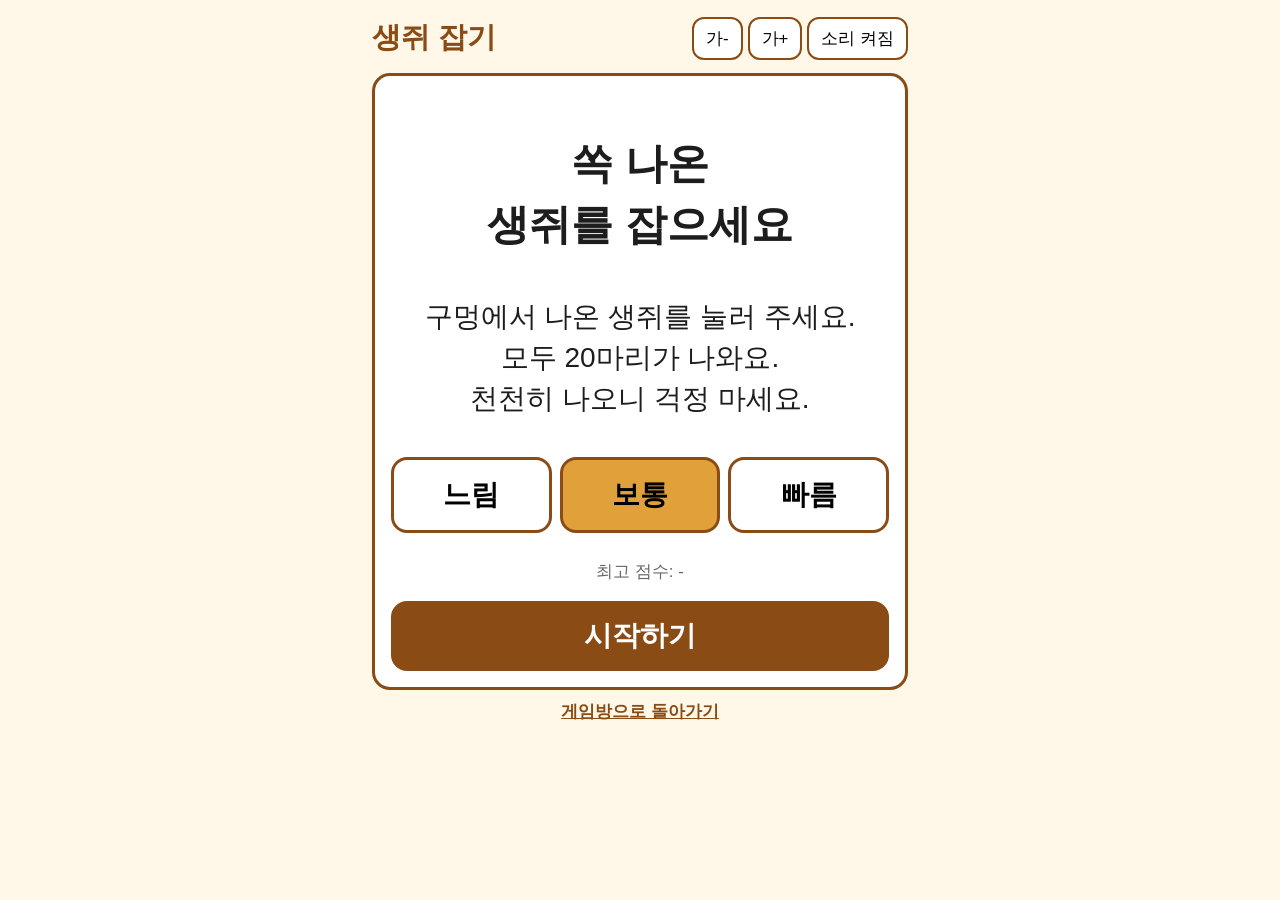
<file: mole/index.html>
<!doctype html>
<html lang="ko"><head><meta charset="utf-8"><meta name="viewport" content="width=device-width, initial-scale=1, maximum-scale=1, user-scalable=no"><title>길치와짐꾼 생쥐 잡기</title>
<link rel="stylesheet" href="../common.css"><script src="../common.js"></script>
<style>
.holes{display:grid;grid-template-columns:repeat(3,1fr);gap:12px;margin-top:12px}
.hole{aspect-ratio:1/1;border-radius:50%;background:#5a3a1a;border:5px solid #3b2410;display:flex;align-items:center;justify-content:center;font-size:3em;cursor:pointer;overflow:hidden;position:relative}
.m{transform:translateY(120%);transition:transform .12s;line-height:1}
.hole.up .m{transform:translateY(0)}
.hole.hit{background:#dff3e4}
</style></head><body><div class="wrap">
<script>document.write(tools('생쥐 잡기'))</script>
<section id="start" class="card"><p class="big">쏙 나온<br>생쥐를 잡으세요</p><p>구멍에서 나온 생쥐를 눌러 주세요.<br>모두 20마리가 나와요.<br>천천히 나오니 걱정 마세요.</p>
<div style="display:flex;gap:8px"><button class="opt" data-s="1500" style="flex:1">느림</button><button class="opt on" data-s="1100" style="flex:1;background:var(--accent)">보통</button><button class="opt" data-s="800" style="flex:1">빠름</button></div>
<p class="small">최고 점수: <span id="best0">-</span></p><button class="primary" id="go">시작하기</button></section>
<section id="game" class="hidden"><div style="text-align:center"><span class="pill">잡은 수 <b id="sc">0</b></span><span class="pill">남은 생쥐 <b id="left">20</b></span></div><div class="holes" id="holes"></div></section>
<section id="end" class="card hidden"><p class="big" id="res"></p><p id="resmsg"></p><button class="primary" id="again">다시 하기</button></section>
<p class="back"><a href="../">게임방으로 돌아가기</a></p></div>
<script>
initTools();
let speed=1100,sc=0,left=20,idx=-1,timer=null,best=parseInt(load("best_mole","0"))||0,hit=false;$("best0").textContent=best||"-";
document.querySelectorAll("[data-s]").forEach(b=>b.onclick=()=>{document.querySelectorAll("[data-s]").forEach(x=>{x.style.background="#fff";x.classList.remove("on")});b.style.background="var(--accent)";b.classList.add("on");speed=parseInt(b.dataset.s)});
const H=$("holes");for(let i=0;i<9;i++){const d=document.createElement("div");d.className="hole";d.innerHTML='<div class="m">🐭</div>';d.onclick=()=>tap(i);H.appendChild(d)}
function holes(){return H.children}
function tap(i){if(i!==idx||hit)return;hit=true;sc++;$("sc").textContent=sc;sfx("hit");holes()[i].classList.add("hit")}
function round(){[...holes()].forEach(h=>h.classList.remove("up","hit"));
 if(left<=0){finish();return}
 let n;do{n=Math.floor(Math.random()*9)}while(n===idx);idx=n;hit=false;left--;$("left").textContent=left;holes()[n].classList.add("up");
 timer=setTimeout(()=>{holes()[n].classList.remove("up");timer=setTimeout(round,350)},speed)}
function begin(){sc=0;left=20;idx=-1;$("sc").textContent=0;$("left").textContent=20;$("start").classList.add("hidden");$("end").classList.add("hidden");$("game").classList.remove("hidden");sfx("start");clearTimeout(timer);timer=setTimeout(round,800)}
function finish(){$("game").classList.add("hidden");$("end").classList.remove("hidden");$("res").textContent="20마리 중 "+sc+"마리!";
 $("resmsg").textContent=sc>=16?"손이 번개 같으세요!":sc>=10?"아주 잘하셨어요.":"좋은 시작이에요. 한 번 더 해 볼까요?";sfx(sc>=10?"win":"fin");if(sc>best){best=sc;save("best_mole",best);$("best0").textContent=best}}
$("go").onclick=begin;$("again").onclick=begin;
</script><script data-goatcounter="https://gilchi-game.goatcounter.com/count" async src="//gc.zgo.at/count.js"></script></body></html>
</file>
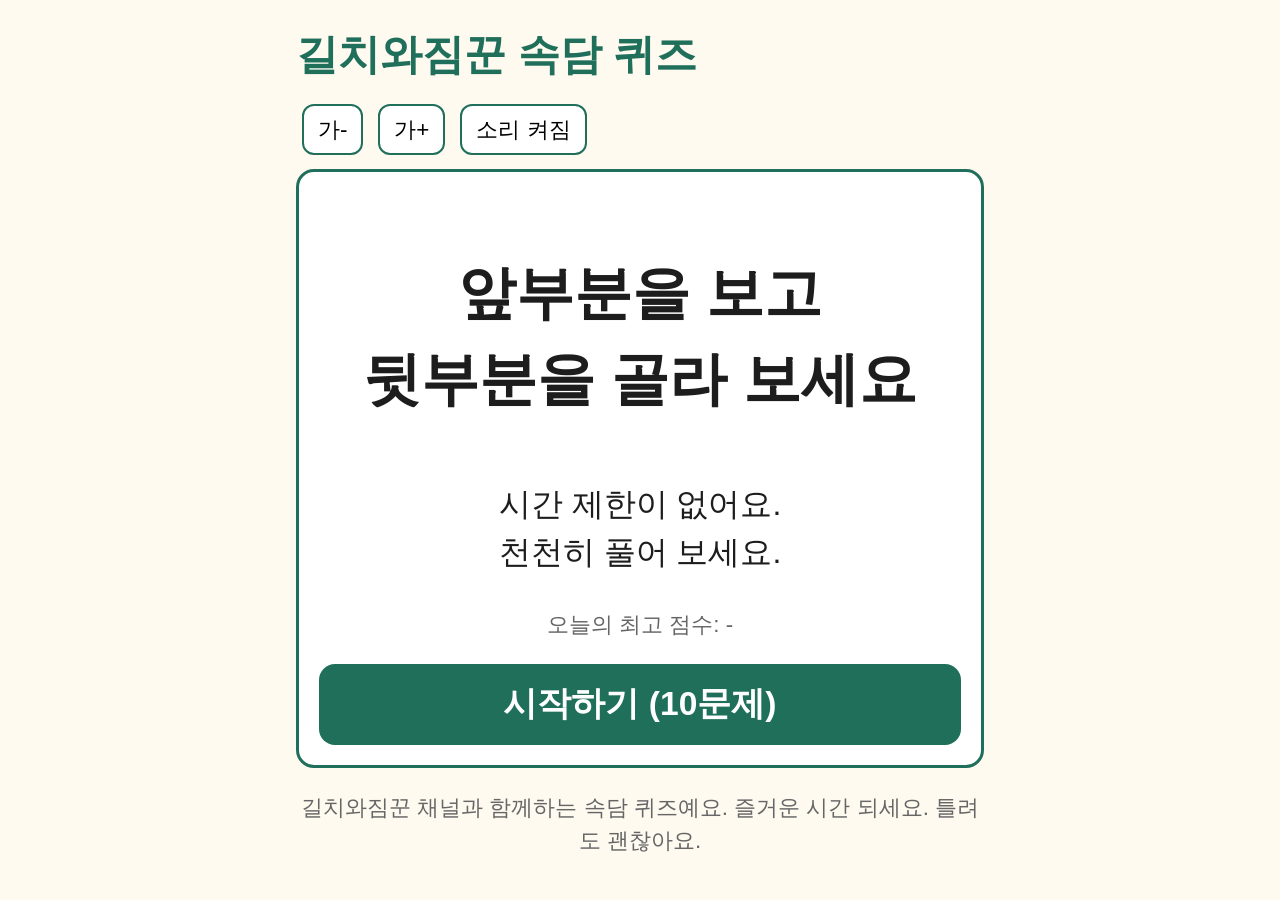
<file: proverb/index.html>
<!doctype html>
<html lang="ko">
<head>
<meta charset="utf-8">
<meta name="viewport" content="width=device-width, initial-scale=1">
<title>길치와짐꾼 속담 퀴즈</title>
<style>
  :root{--bg:#fffaf0;--ink:#1d1d1d;--main:#1f6f5b;--accent:#f0a030;--ok:#1b7f3b;--bad:#b3261e;--fs:28px}
  *{box-sizing:border-box}
  body{margin:0;background:var(--bg);color:var(--ink);font-family:"Malgun Gothic","Noto Sans KR",sans-serif;font-size:var(--fs);line-height:1.5}
  .wrap{max-width:720px;margin:0 auto;padding:16px}
  header{display:flex;justify-content:space-between;align-items:center;gap:8px;flex-wrap:wrap}
  h1{font-size:1.3em;margin:8px 0;color:var(--main)}
  .tools button{font-size:.7em;padding:8px 14px;margin-left:6px;border:2px solid var(--main);background:#fff;border-radius:12px;cursor:pointer}
  .card{background:#fff;border:3px solid var(--main);border-radius:18px;padding:20px;margin:14px 0}
  .progress{font-size:.8em;color:#555}
  .q{font-size:1.25em;font-weight:700;margin:10px 0 18px}
  .q .blank{display:inline-block;min-width:2.5em;border-bottom:4px solid var(--accent)}
  .opt{display:block;width:100%;text-align:left;font-size:1em;padding:18px 16px;margin:12px 0;border:3px solid var(--main);background:#fff;border-radius:16px;cursor:pointer;min-height:64px}
  .opt:hover,.opt:focus{background:#e8f3f4;outline:none}
  .opt.ok{background:#dff3e4;border-color:var(--ok)}
  .opt.bad{background:#fbe3e0;border-color:var(--bad)}
  .msg{font-size:.95em;margin-top:12px;padding:14px;border-radius:12px;background:#fff3d6;display:none}
  .primary{display:block;width:100%;font-size:1.05em;padding:18px;margin-top:16px;border:0;border-radius:16px;background:var(--main);color:#fff;font-weight:700;cursor:pointer;min-height:68px}
  .center{text-align:center}
  .big{font-size:1.8em;font-weight:700}
  .small{font-size:.7em;color:#666}
  .hidden{display:none}
</style>
</head>
<body>
<div class="wrap">
  <header>
    <h1>길치와짐꾼 속담 퀴즈</h1>
    <div class="tools">
      <button id="fm" aria-label="글자 작게">가-</button>
      <button id="fp" aria-label="글자 크게">가+</button>
      <button id="snd" aria-label="소리 켜기 끄기">소리 켜짐</button>
    </div>
  </header>

  <section id="start" class="card center">
    <p class="big">앞부분을 보고<br>뒷부분을 골라 보세요</p>
    <p>시간 제한이 없어요.<br>천천히 풀어 보세요.</p>
    <p class="small">오늘의 최고 점수: <span id="best">-</span></p>
    <button class="primary" id="go">시작하기 (10문제)</button>
  </section>

  <section id="play" class="card hidden">
    <div class="progress"><span id="no"></span> &nbsp;|&nbsp; 맞힌 개수 <span id="sc">0</span></div>
    <div class="q" id="q"></div>
    <div id="opts"></div>
    <div class="msg" id="msg"></div>
    <button class="primary hidden" id="next">다음 문제</button>
  </section>

  <section id="end" class="card center hidden">
    <p class="big" id="res"></p>
    <p id="resmsg"></p>
    <button class="primary" id="again">다시 하기</button>
  </section>

  <p id="donate" class="small center hidden">마음에 드셨다면 <a id="donateLink" href="#" target="_blank" rel="noopener" style="color:#0f5c63;font-weight:700">응원하기(선택)</a> &nbsp;·&nbsp; 게임은 계속 무료예요.</p>
  <p class="small center">길치와짐꾼 채널과 함께하는 속담 퀴즈예요. 즐거운 시간 되세요. 틀려도 괜찮아요.</p>
</div>

<script>
const DATA=[
["가는 말이 고와야","오는 말이 곱다","내가 말을 곱게 하면 상대도 곱게 대한다는 뜻이에요."],
["낮말은 새가 듣고","밤말은 쥐가 듣는다","아무도 없는 곳에서도 말조심하라는 뜻이에요."],
["호랑이도 제 말 하면","온다","다른 사람 이야기를 하면 그 사람이 나타난다는 뜻이에요."],
["원숭이도 나무에서","떨어진다","아무리 잘하는 사람도 실수할 수 있다는 뜻이에요."],
["소 잃고","외양간 고친다","일이 잘못된 뒤에야 손을 쓴다는 뜻이에요."],
["백지장도 맞들면","낫다","쉬운 일도 함께하면 더 쉽다는 뜻이에요."],
["세 살 버릇","여든까지 간다","어릴 때 습관은 오래간다는 뜻이에요."],
["티끌 모아","태산","작은 것도 모이면 큰 것이 된다는 뜻이에요."],
["아니 땐 굴뚝에","연기 날까","원인이 없으면 결과도 없다는 뜻이에요."],
["하늘이 무너져도","솟아날 구멍이 있다","어려워도 헤쳐 나갈 방법은 있다는 뜻이에요."],
["고래 싸움에","새우 등 터진다","힘센 사람들 싸움에 약한 사람이 피해를 본다는 뜻이에요."],
["열 길 물속은 알아도","한 길 사람 속은 모른다","사람의 마음은 알기 어렵다는 뜻이에요."],
["사공이 많으면","배가 산으로 간다","간섭하는 사람이 많으면 일이 잘못된다는 뜻이에요."],
["윗물이 맑아야","아랫물이 맑다","윗사람이 바르게 행동해야 아랫사람도 따른다는 뜻이에요."],
["말 한마디로","천 냥 빚을 갚는다","말을 잘하면 큰 어려움도 풀 수 있다는 뜻이에요."],
["같은 값이면","다홍치마","같은 조건이면 더 좋은 것을 고른다는 뜻이에요."],
["가재는","게 편","모양이나 처지가 비슷한 쪽끼리 편든다는 뜻이에요."],
["공든 탑이","무너지랴","정성껏 한 일은 헛되지 않는다는 뜻이에요."],
["개구리 올챙이 적","생각 못 한다","형편이 나아지면 지난 어려움을 잊는다는 뜻이에요."],
["꿩 먹고","알 먹는다","한 가지 일로 두 가지 이익을 본다는 뜻이에요."],
["등잔 밑이","어둡다","가까이 있는 것을 오히려 모른다는 뜻이에요."],
["모로 가도","서울만 가면 된다","방법이 어떻든 목적만 이루면 된다는 뜻이에요."],
["못 먹는 감","찔러나 본다","내가 못 가질 바에는 남도 못 갖게 훼방 놓는다는 뜻이에요."],
["병 주고","약 준다","해를 입힌 뒤에 도와주는 척한다는 뜻이에요."],
["서당 개 삼 년이면","풍월을 읊는다","오래 보고 들으면 자연스럽게 배운다는 뜻이에요."],
["얌전한 고양이","부뚜막에 먼저 올라간다","얌전해 보이는 사람이 먼저 일을 저지른다는 뜻이에요."],
["우물 안","개구리","보는 세상이 좁아 큰 세상을 모른다는 뜻이에요."],
["작은 고추가","맵다","몸집이 작아도 속은 야무지다는 뜻이에요."],
["지렁이도 밟으면","꿈틀한다","순한 사람도 너무 괴롭히면 화를 낸다는 뜻이에요."],
["첫술에","배부르랴","한 번에 만족할 수는 없다는 뜻이에요."],
["쇠귀에","경 읽기","아무리 가르쳐도 알아듣지 못한다는 뜻이에요."],
["천 리 길도","한 걸음부터","큰일도 작은 시작에서 이루어진다는 뜻이에요."],
["누워서","떡 먹기","아주 쉬운 일이라는 뜻이에요."],
["보기 좋은 떡이","먹기도 좋다","겉모양이 좋으면 속도 좋다는 뜻이에요."],
["뛰는 놈 위에","나는 놈 있다","잘하는 사람 위에는 더 잘하는 사람이 있다는 뜻이에요."],
["가는 날이","장날이다","우연히 일이 겹쳤다는 뜻이에요."],
["도둑이 제 발","저린다","잘못한 사람이 스스로 놀란다는 뜻이에요."],
["돌다리도","두들겨 보고 건너라","아는 길도 조심하라는 뜻이에요."],
["불난 집에","부채질한다","어려운 사람을 더 힘들게 한다는 뜻이에요."],
["빈 수레가","요란하다","속이 빈 사람이 더 시끄럽게 군다는 뜻이에요."]
];
const DONATE_URL=""; /* 후원 링크 주소를 여기에 넣으면 하단에 응원하기 링크가 나타납니다 */
const $=id=>document.getElementById(id);
if(DONATE_URL){$("donateLink").href=DONATE_URL;$("donate").classList.remove("hidden")}
let order=[],idx=0,score=0,sound=true,fs=28,locked=false;
function load(k,d){try{return localStorage.getItem(k)??d}catch(e){return d}}
function save(k,v){try{localStorage.setItem(k,v)}catch(e){}}
fs=parseInt(load("fs","32"));document.documentElement.style.setProperty("--fs",fs+"px");
$("best").textContent=load("best","-");
let AC=null,MG=null;
function tone(f,t0,d,type,vol){try{if(!AC){AC=new (window.AudioContext||window.webkitAudioContext)();const c=AC.createDynamicsCompressor();c.threshold.value=-10;c.ratio.value=8;const m=AC.createGain();m.gain.value=1.6;c.connect(m);m.connect(AC.destination);MG=c}if(AC.state==="suspended")AC.resume();const o=AC.createOscillator(),g=AC.createGain();o.type=type||"sine";o.frequency.value=f;o.connect(g);g.connect(MG);const s=AC.currentTime+t0;g.gain.setValueAtTime(0.0001,s);g.gain.exponentialRampToValueAtTime(vol||0.4,s+0.015);g.gain.exponentialRampToValueAtTime(0.0001,s+d);o.start(s);o.stop(s+d+0.05)}catch(e){}}
function bell(f,t0,d,v){tone(f,t0,d,"sine",v);tone(f*2,t0,d*.7,"sine",v*.4);tone(f*3,t0,d*.4,"sine",v*.15)}
function sfx(k){if(!sound)return;
  if(k==="ok"){bell(1319,0,.55,.5);bell(1047,.38,.55,.5);bell(1568,.76,1.0,.55)}
  else if(k==="bad"){tone(150,0,.7,"sawtooth",.45);tone(158,0,.7,"square",.25)}
  else if(k==="click"){tone(700,0,.08,"square",.14)}
  else if(k==="start"){bell(523,0,.3,.45);bell(659,.14,.3,.45);bell(784,.28,.6,.5)}
  else if(k==="win"){[523,659,784,1047,784,1047,1319].forEach((f,i)=>bell(f,i*.17,.45,.55))}
  else if(k==="win8"){[523,659,784,1047,784,1047,1319].forEach((f,i)=>bell(f,i*.17,.45,.28))}
  else if(k==="fin"){bell(523,0,.35,.45);bell(659,.22,.35,.45);bell(784,.44,.7,.5)}}
function beep(ok){sfx(ok?"ok":"bad")}
function setFs(d){fs=Math.min(40,Math.max(22,fs+d));document.documentElement.style.setProperty("--fs",fs+"px");save("fs",fs)}
$("fm").onclick=()=>setFs(-3);$("fp").onclick=()=>setFs(3);
sound=load("snd_on","1")==="1";$("snd").textContent=sound?"소리 켜짐":"소리 꺼짐";
$("snd").onclick=()=>{sound=!sound;save("snd_on",sound?"1":"0");$("snd").textContent=sound?"소리 켜짐":"소리 꺼짐";sfx("ok")};
function shuffle(a){a=a.slice();for(let i=a.length-1;i>0;i--){const j=Math.floor(Math.random()*(i+1));[a[i],a[j]]=[a[j],a[i]]}return a}
function start(){order=shuffle([...DATA.keys()]).slice(0,10);idx=0;score=0;$("sc").textContent=0;$("start").classList.add("hidden");$("end").classList.add("hidden");$("play").classList.remove("hidden");show()}
function show(){locked=false;const d=DATA[order[idx]];$("no").textContent=(idx+1)+" / 10 문제";
  $("q").innerHTML=d[0]+' <span class="blank">&nbsp;</span>';
  const cand=[...DATA.keys()].filter(i=>i!==order[idx]).sort((a,b)=>Math.abs(DATA[a][1].length-d[1].length)-Math.abs(DATA[b][1].length-d[1].length)).slice(0,8);
  const wrong=shuffle(cand).slice(0,2).map(i=>DATA[i][1]);
  const opts=shuffle([d[1],...wrong]);$("opts").innerHTML="";
  opts.forEach(t=>{const b=document.createElement("button");b.className="opt";b.textContent=t;b.onclick=()=>pick(b,t===d[1],d);$("opts").appendChild(b)});
  $("msg").style.display="none";$("next").classList.add("hidden")}
function pick(b,ok,d){if(locked)return;locked=true;
  [...document.querySelectorAll(".opt")].forEach(x=>{if(x.textContent===d[1])x.classList.add("ok")});
  if(ok){score++;$("sc").textContent=score;$("msg").textContent="정답이에요! "+d[0]+" "+d[1]+" — "+d[2]}
  else{b.classList.add("bad");$("msg").textContent="아쉬워요. 정답은 「"+d[1]+"」예요. "+d[2]}
  $("msg").style.display="block";beep(ok);$("next").textContent=idx<9?"다음 문제":"결과 보기";$("next").classList.remove("hidden");$("next").focus()}
$("next").onclick=()=>{sfx("click");if(idx<9){idx++;show()}else finish()};
function finish(){$("play").classList.add("hidden");$("end").classList.remove("hidden");
  sfx(score===10?"win":score>=8?"win8":score>=6?"fin":"bad");$("res").style.color=score>=8&&score<10?"#e6a700":"";$("res").style.textShadow=score>=8&&score<10?"0 0 2px #5a3a00,1px 1px 0 #5a3a00":"";$("res").textContent="10문제 중 "+score+"개 맞히셨어요!";
  $("resmsg").textContent=score>=9?"대단하세요! 속담 박사님이시네요.":score>=6?"아주 잘하셨어요. 한 번 더 해 볼까요?":"좋은 시작이에요. 다시 하면 더 잘하실 거예요.";
  const b=parseInt(load("best","0"))||0;if(score>b){save("best",score);$("best").textContent=score}}
$("go").onclick=()=>{sfx("start");start()};$("again").onclick=()=>{sfx("start");start()};
</script>
<script data-goatcounter="https://gilchi-game.goatcounter.com/count" async src="//gc.zgo.at/count.js"></script></body>
</html>
</file>
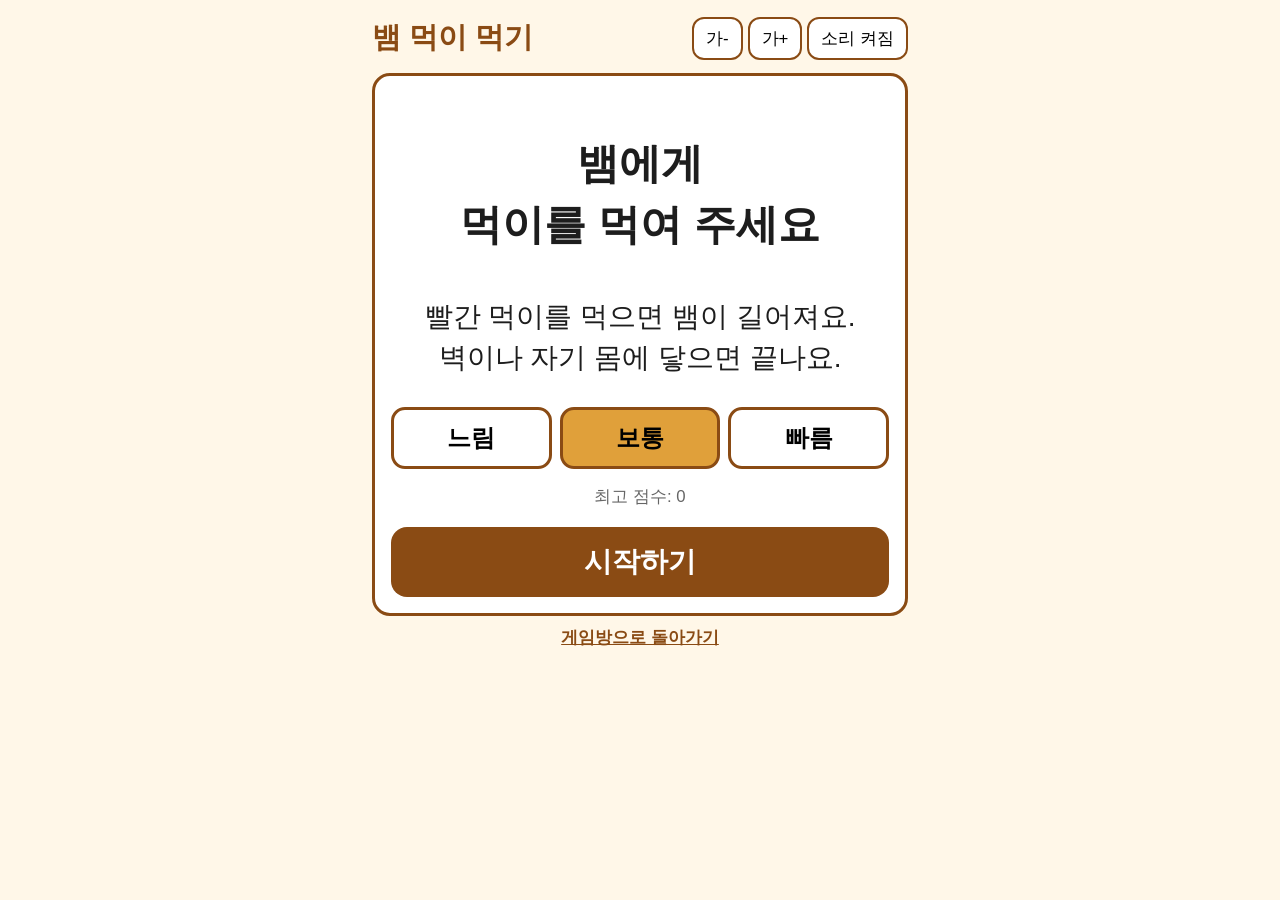
<file: snake/index.html>
<!doctype html>
<html lang="ko"><head><meta charset="utf-8"><meta name="viewport" content="width=device-width, initial-scale=1, maximum-scale=1, user-scalable=no"><title>길치와짐꾼 뱀 먹이 먹기</title>
<link rel="stylesheet" href="../common.css"><script src="../common.js"></script>
<style>
#cv{display:block;margin:10px auto;background:#e8f0c8;border:4px solid var(--main);border-radius:10px;width:min(92vw,420px);height:auto;aspect-ratio:1/1}
.pad{display:grid;grid-template-columns:repeat(3,1fr);gap:8px;max-width:420px;margin:0 auto}
.pad button{height:74px;font-size:.85em;font-weight:700;border:3px solid var(--main);background:#fff;border-radius:16px;cursor:pointer}
.pad button:active{background:var(--accent)}
.speeds{display:flex;gap:8px;margin-top:8px}.speeds button{flex:1;font-size:.85em;padding:12px 2px;border:3px solid var(--main);background:#fff;border-radius:14px;font-weight:700;cursor:pointer}.speeds button.on{background:var(--accent)}
</style></head><body><div class="wrap">
<script>document.write(tools('뱀 먹이 먹기'))</script>
<section id="start" class="card"><p class="big">뱀에게<br>먹이를 먹여 주세요</p><p>빨간 먹이를 먹으면 뱀이 길어져요.<br>벽이나 자기 몸에 닿으면 끝나요.</p>
<div class="speeds"><button data-s="360">느림</button><button data-s="260" class="on">보통</button><button data-s="180">빠름</button></div>
<p class="small">최고 점수: <span id="best0">0</span></p><button class="primary" id="go">시작하기</button></section>
<section id="game" class="hidden"><div style="text-align:center"><span class="pill">점수 <b id="sc">0</b></span><span class="pill">최고 <b id="best">0</b></span></div>
<canvas id="cv" width="420" height="420"></canvas>
<div class="pad"><span></span><button id="bu">위</button><span></span><button id="bl">왼쪽</button><button id="bd">아래</button><button id="br">오른쪽</button></div></section>
<section id="end" class="card hidden"><p class="big" id="res"></p><p id="resmsg"></p><button class="primary" id="again">다시 하기</button></section>
<p class="back"><a href="../">게임방으로 돌아가기</a></p></div>
<script>
initTools();
const N=14,C=30,cv=$("cv"),cx=cv.getContext("2d");
let sn,dir,nd,food,sc,timer,speed=260,best=parseInt(load("best_snake","0"))||0,run=false;$("best0").textContent=best;$("best").textContent=best;
document.querySelectorAll(".speeds button").forEach(b=>b.onclick=()=>{document.querySelectorAll(".speeds button").forEach(x=>x.classList.remove("on"));b.classList.add("on");speed=parseInt(b.dataset.s)});
function put(){do{food=[Math.floor(Math.random()*N),Math.floor(Math.random()*N)]}while(sn.some(p=>p[0]===food[0]&&p[1]===food[1]))}
function begin(){sn=[[6,7],[5,7],[4,7]];dir=[1,0];nd=[1,0];sc=0;run=true;$("sc").textContent=0;put();draw();clearInterval(timer);timer=setInterval(step,speed);
 $("start").classList.add("hidden");$("end").classList.add("hidden");$("game").classList.remove("hidden");sfx("start")}
function setd(x,y){if(!run)return;if(x===-dir[0]&&y===-dir[1])return;nd=[x,y];sfx("click")}
function step(){dir=nd;const h=[sn[0][0]+dir[0],sn[0][1]+dir[1]];
 if(h[0]<0||h[1]<0||h[0]>=N||h[1]>=N||sn.some(p=>p[0]===h[0]&&p[1]===h[1])){over();return}
 sn.unshift(h);if(h[0]===food[0]&&h[1]===food[1]){sc++;$("sc").textContent=sc;sfx("eat");if(sc>best){best=sc;save("best_snake",best);$("best").textContent=best}put()}else sn.pop();draw()}
function draw(){cx.fillStyle="#e8f0c8";cx.fillRect(0,0,420,420);cx.strokeStyle="rgba(0,0,0,.05)";for(let i=1;i<N;i++){cx.beginPath();cx.moveTo(i*C,0);cx.lineTo(i*C,420);cx.stroke();cx.beginPath();cx.moveTo(0,i*C);cx.lineTo(420,i*C);cx.stroke()}
 cx.fillStyle="#d33";cx.beginPath();cx.arc(food[0]*C+C/2,food[1]*C+C/2,C/2-3,0,7);cx.fill();
 sn.forEach((p,i)=>{cx.fillStyle=i?"#3f8f3f":"#2a6b2a";cx.fillRect(p[0]*C+2,p[1]*C+2,C-4,C-4)});
 const h=sn[0];cx.fillStyle="#fff";cx.fillRect(h[0]*C+6,h[1]*C+8,5,5);cx.fillRect(h[0]*C+C-11,h[1]*C+8,5,5)}
function over(){run=false;clearInterval(timer);sfx("bad");setTimeout(()=>{$("game").classList.add("hidden");$("end").classList.remove("hidden");$("res").textContent="먹이 "+sc+"개!";$("resmsg").textContent=sc>=12?"대단하세요!":sc>=5?"아주 잘하셨어요.":"좋은 시작이에요. 다시 해 볼까요?"},600)}
$("bu").onclick=()=>setd(0,-1);$("bd").onclick=()=>setd(0,1);$("bl").onclick=()=>setd(-1,0);$("br").onclick=()=>setd(1,0);
document.addEventListener("keydown",e=>{const m={ArrowUp:[0,-1],ArrowDown:[0,1],ArrowLeft:[-1,0],ArrowRight:[1,0]}[e.key];if(m){e.preventDefault();setd(m[0],m[1])}});
document.addEventListener("visibilitychange",()=>{if(document.hidden&&run){clearInterval(timer);run=false;over()}});
$("go").onclick=begin;$("again").onclick=begin;
</script><script data-goatcounter="https://gilchi-game.goatcounter.com/count" async src="//gc.zgo.at/count.js"></script></body></html>
</file>
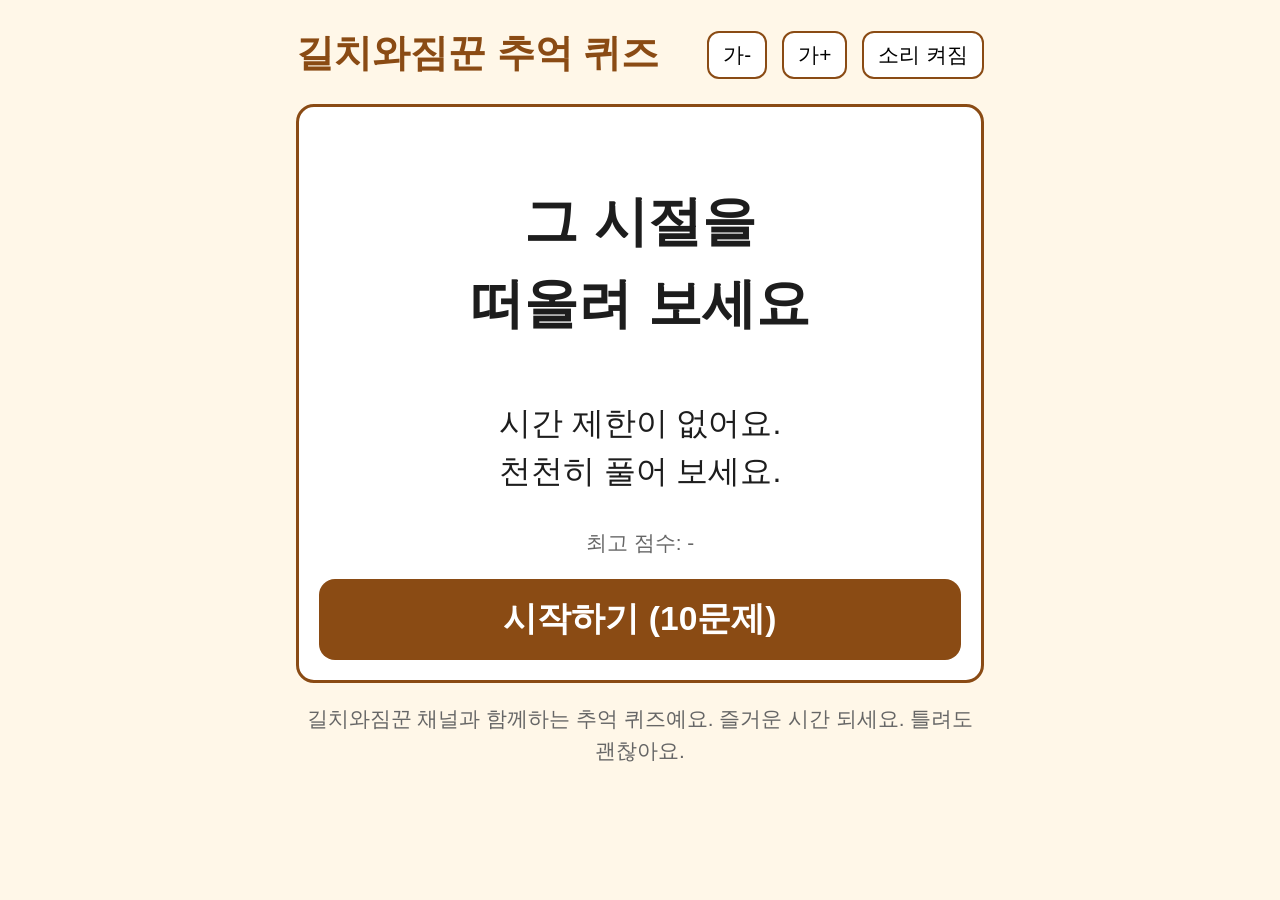
<file: w01_memory/index.html>
<!doctype html>
<html lang="ko">
<head>
<meta charset="utf-8">
<meta name="viewport" content="width=device-width, initial-scale=1">
<title>길치와짐꾼 추억 퀴즈</title>
<style>
  :root{--bg:#fff7e8;--ink:#1d1d1d;--main:#8a4b14;--accent:#e0a03a;--ok:#1b7f3b;--bad:#b3261e;--fs:32px}
  *{box-sizing:border-box}
  body{margin:0;background:var(--bg);color:var(--ink);font-family:"Malgun Gothic","Noto Sans KR",sans-serif;font-size:var(--fs);line-height:1.5}
  .wrap{max-width:720px;margin:0 auto;padding:16px}
  header{display:flex;justify-content:space-between;align-items:center;gap:8px;flex-wrap:wrap}
  h1{font-size:1.2em;margin:8px 0;color:var(--main)}
  .tools button{font-size:.65em;padding:8px 14px;margin-left:6px;border:2px solid var(--main);background:#fff;border-radius:12px;cursor:pointer}
  .card{background:#fff;border:3px solid var(--main);border-radius:18px;padding:20px;margin:14px 0}
  .progress{font-size:.75em;color:#555}
  .q{font-size:1.15em;font-weight:700;margin:10px 0 14px}
  .opt{display:block;width:100%;text-align:left;font-size:1em;padding:18px 16px;margin:12px 0;border:3px solid var(--main);background:#fff;border-radius:16px;cursor:pointer;min-height:64px}
  .opt:hover,.opt:focus{background:#fbeede;outline:none}
  .opt.ok{background:#dff3e4;border-color:var(--ok)}
  .opt.bad{background:#fbe3e0;border-color:var(--bad)}
  .msg{font-size:.9em;margin-top:12px;padding:14px;border-radius:12px;background:#fff3d6;display:none}
  .primary{display:block;width:100%;font-size:1.05em;padding:18px;margin-top:16px;border:0;border-radius:16px;background:var(--main);color:#fff;font-weight:700;cursor:pointer;min-height:68px}
  .center{text-align:center}.big{font-size:1.7em;font-weight:700}.small{font-size:.65em;color:#666}.hidden{display:none}
</style>
</head>
<body>
<div class="wrap">
  <header>
    <h1>길치와짐꾼 추억 퀴즈</h1>
    <div class="tools">
      <button id="fm" aria-label="글자 작게">가-</button>
      <button id="fp" aria-label="글자 크게">가+</button>
      <button id="snd" aria-label="소리 켜기 끄기">소리 켜짐</button>
    </div>
  </header>

  <section id="start" class="card center">
    <p class="big">그 시절을<br>떠올려 보세요</p>
    <p>시간 제한이 없어요.<br>천천히 풀어 보세요.</p>
    <p class="small">최고 점수: <span id="best">-</span></p>
    <button class="primary" id="go">시작하기 (10문제)</button>
  </section>

  <section id="play" class="card hidden">
    <div class="progress"><span id="no"></span> &nbsp;|&nbsp; 맞힌 개수 <span id="sc">0</span></div>
    <div class="q" id="q"></div>
    <div id="opts"></div>
    <div class="msg" id="msg"></div>
    <button class="primary hidden" id="next">다음 문제</button>
  </section>

  <section id="end" class="card center hidden">
    <p class="big" id="res"></p>
    <p id="resmsg"></p>
    <button class="primary" id="again">다시 하기</button>
  </section>

  <p id="donate" class="small center hidden">마음에 드셨다면 <a id="donateLink" href="#" target="_blank" rel="noopener" style="color:#8a4b14;font-weight:700">응원하기(선택)</a> &nbsp;·&nbsp; 게임은 계속 무료예요.</p>
  <p class="small center">길치와짐꾼 채널과 함께하는 추억 퀴즈예요. 즐거운 시간 되세요. 틀려도 괜찮아요.</p>
</div>

<script>
/* 문항: [질문, 정답, [오답1, 오답2], 해설] — 모두 널리 알려진 사실만 사용 */
const DATA=[
["한국 프로야구가 시작된 해는?","1982년",["1980년","1985년"],"1982년 봄에 프로야구가 개막했어요."],
["서울 올림픽이 열린 해는?","1988년",["1984년","1992년"],"1988년 서울에서 올림픽이 열렸어요."],
["경부고속도로가 개통된 해는?","1970년",["1964년","1976년"],"1970년에 서울과 부산이 고속도로로 이어졌어요."],
["우리나라에서 컬러 TV 방송이 시작된 해는?","1980년",["1975년","1985년"],"1980년에 컬러 TV 방송이 시작됐어요."],
["KBS가 '이산가족을 찾습니다'를 생방송한 해는?","1983년",["1979년","1987년"],"1983년 생방송은 큰 감동을 남겼어요."],
["우리나라가 월드컵 4강에 오른 해는?","2002년",["1998년","2006년"],"2002년 한일 월드컵에서 4강에 올랐어요."],
["서울 올림픽의 마스코트 이름은?","호돌이",["곰두리","수호랑"],"호돌이는 88 서울 올림픽의 마스코트예요."],
["서울 지하철 1호선이 개통된 해는?","1974년",["1965년","1983년"],"1974년 8월에 서울 지하철 1호선이 개통됐어요."],
["한글날은 몇 월 며칠일까요?","10월 9일",["10월 3일","10월 15일"],"한글날은 10월 9일이에요. 10월 3일은 개천절이에요."],
["우리나라 수출이 처음 100억 달러를 넘은 해는?","1977년",["1971년","1983년"],"1977년에 수출 100억 달러를 달성했어요."]
];
const $=id=>document.getElementById(id);
const DONATE_URL=""; /* 후원 링크 주소를 넣으면 하단에 응원하기 링크가 나타납니다 */
if(DONATE_URL){$("donateLink").href=DONATE_URL;$("donate").classList.remove("hidden")}
let order=[],idx=0,score=0,sound=true,fs=32,locked=false;
function load(k,d){try{return localStorage.getItem(k)??d}catch(e){return d}}
function save(k,v){try{localStorage.setItem(k,v)}catch(e){}}
fs=parseInt(load("fs_m","32"));document.documentElement.style.setProperty("--fs",fs+"px");
$("best").textContent=load("best_m","-");
let AC=null,MG=null;
function tone(f,t0,d,type,vol){try{if(!AC){AC=new (window.AudioContext||window.webkitAudioContext)();const c=AC.createDynamicsCompressor();c.threshold.value=-10;c.ratio.value=8;const m=AC.createGain();m.gain.value=1.6;c.connect(m);m.connect(AC.destination);MG=c}if(AC.state==="suspended")AC.resume();const o=AC.createOscillator(),g=AC.createGain();o.type=type||"sine";o.frequency.value=f;o.connect(g);g.connect(MG);const s=AC.currentTime+t0;g.gain.setValueAtTime(0.0001,s);g.gain.exponentialRampToValueAtTime(vol||0.4,s+0.015);g.gain.exponentialRampToValueAtTime(0.0001,s+d);o.start(s);o.stop(s+d+0.05)}catch(e){}}
function bell(f,t0,d,v){tone(f,t0,d,"sine",v);tone(f*2,t0,d*.7,"sine",v*.4);tone(f*3,t0,d*.4,"sine",v*.15)}
function sfx(k){if(!sound)return;
  if(k==="ok"){bell(1319,0,.55,.5);bell(1047,.38,.55,.5);bell(1568,.76,1.0,.55)}
  else if(k==="bad"){tone(150,0,.7,"sawtooth",.45);tone(158,0,.7,"square",.25)}
  else if(k==="click"){tone(700,0,.08,"square",.14)}
  else if(k==="start"){bell(523,0,.3,.45);bell(659,.14,.3,.45);bell(784,.28,.6,.5)}
  else if(k==="win"){[523,659,784,1047,784,1047,1319].forEach((f,i)=>bell(f,i*.17,.45,.55))}
  else if(k==="win8"){[523,659,784,1047,784,1047,1319].forEach((f,i)=>bell(f,i*.17,.45,.28))}
  else if(k==="fin"){bell(523,0,.35,.45);bell(659,.22,.35,.45);bell(784,.44,.7,.5)}}
function beep(ok){sfx(ok?"ok":"bad")}
function setFs(d){fs=Math.min(42,Math.max(24,fs+d));document.documentElement.style.setProperty("--fs",fs+"px");save("fs_m",fs)}
$("fm").onclick=()=>setFs(-3);$("fp").onclick=()=>setFs(3);
sound=load("snd_on","1")==="1";$("snd").textContent=sound?"소리 켜짐":"소리 꺼짐";
$("snd").onclick=()=>{sound=!sound;save("snd_on",sound?"1":"0");$("snd").textContent=sound?"소리 켜짐":"소리 꺼짐";sfx("ok")};
function shuffle(a){a=a.slice();for(let i=a.length-1;i>0;i--){const j=Math.floor(Math.random()*(i+1));[a[i],a[j]]=[a[j],a[i]]}return a}
function start(){order=shuffle([...DATA.keys()]);idx=0;score=0;$("sc").textContent=0;$("start").classList.add("hidden");$("end").classList.add("hidden");$("play").classList.remove("hidden");show()}
function show(){locked=false;const d=DATA[order[idx]];$("no").textContent=(idx+1)+" / 10 문제";$("q").textContent=d[0];
  const opts=shuffle([d[1],...d[2]]);$("opts").innerHTML="";
  opts.forEach(t=>{const b=document.createElement("button");b.className="opt";b.textContent=t;b.onclick=()=>pick(b,t===d[1],d);$("opts").appendChild(b)});
  $("msg").style.display="none";$("next").classList.add("hidden")}
function pick(b,ok,d){if(locked)return;locked=true;
  [...document.querySelectorAll(".opt")].forEach(x=>{if(x.textContent===d[1])x.classList.add("ok")});
  if(ok){score++;$("sc").textContent=score;$("msg").textContent="정답이에요! "+d[3]}
  else{b.classList.add("bad");$("msg").textContent="아쉬워요. 정답은 「"+d[1]+"」예요. "+d[3]}
  $("msg").style.display="block";beep(ok);$("next").textContent=idx<9?"다음 문제":"결과 보기";$("next").classList.remove("hidden");$("next").focus()}
$("next").onclick=()=>{sfx("click");if(idx<9){idx++;show()}else finish()};
function finish(){$("play").classList.add("hidden");$("end").classList.remove("hidden");
  sfx(score===10?"win":score>=8?"win8":score>=6?"fin":"bad");$("res").style.color=score>=8&&score<10?"#e6a700":"";$("res").style.textShadow=score>=8&&score<10?"0 0 2px #5a3a00,1px 1px 0 #5a3a00":"";$("res").textContent="10문제 중 "+score+"개 맞히셨어요!";
  $("resmsg").textContent=score>=9?"대단하세요! 추억 박사님이시네요.":score>=6?"아주 잘하셨어요. 한 번 더 해 볼까요?":"좋은 시작이에요. 다시 하면 더 잘하실 거예요.";
  const b=parseInt(load("best_m","0"))||0;if(score>b){save("best_m",score);$("best").textContent=score}}
$("go").onclick=()=>{sfx("start");start()};$("again").onclick=()=>{sfx("start");start()};
</script>
<script data-goatcounter="https://gilchi-game.goatcounter.com/count" async src="//gc.zgo.at/count.js"></script></body>
</html>
</file>
<file: common.css>
﻿:root{--bg:#fff7e8;--ink:#1d1d1d;--main:#8a4b14;--accent:#e0a03a;--ok:#1b7f3b;--bad:#b3261e;--fs:28px}
*{box-sizing:border-box;-webkit-tap-highlight-color:transparent;touch-action:manipulation}
body{margin:0;background:var(--bg);color:var(--ink);font-family:"Malgun Gothic","Noto Sans KR",sans-serif;font-size:var(--fs);line-height:1.45;user-select:none}
.wrap{max-width:560px;margin:0 auto;padding:12px}
header{display:flex;justify-content:space-between;align-items:center;gap:8px;flex-wrap:wrap}
h1{font-size:1.05em;margin:4px 0;color:var(--main)}
.tools button{font-size:.6em;padding:8px 12px;margin-left:5px;border:2px solid var(--main);background:#fff;border-radius:12px;cursor:pointer}
.card{background:#fff;border:3px solid var(--main);border-radius:18px;padding:16px;margin:10px 0;text-align:center}
.big{font-size:1.5em;font-weight:700}.small{font-size:.6em;color:#666}.hidden{display:none!important}
.primary{display:block;width:100%;font-size:1em;padding:16px;margin-top:12px;border:0;border-radius:16px;background:var(--main);color:#fff;font-weight:700;cursor:pointer;min-height:64px}
.opt{display:block;width:100%;text-align:center;font-size:1em;padding:16px;margin:10px 0;border:3px solid var(--main);background:#fff;border-radius:16px;cursor:pointer;min-height:64px;font-weight:700}
.opt.ok{background:#dff3e4;border-color:var(--ok)}.opt.bad{background:#fbe3e0;border-color:var(--bad)}
.msg{font-size:.8em;margin-top:10px;padding:12px;border-radius:12px;background:#fff3d6;display:none}
.back{text-align:center;font-size:.6em;color:#666;margin:6px 0}.back a{color:var(--main);font-weight:700}
.pill{display:inline-block;background:#fff;border:3px solid var(--main);border-radius:14px;padding:4px 14px;font-size:.7em;margin:3px}
</file>
